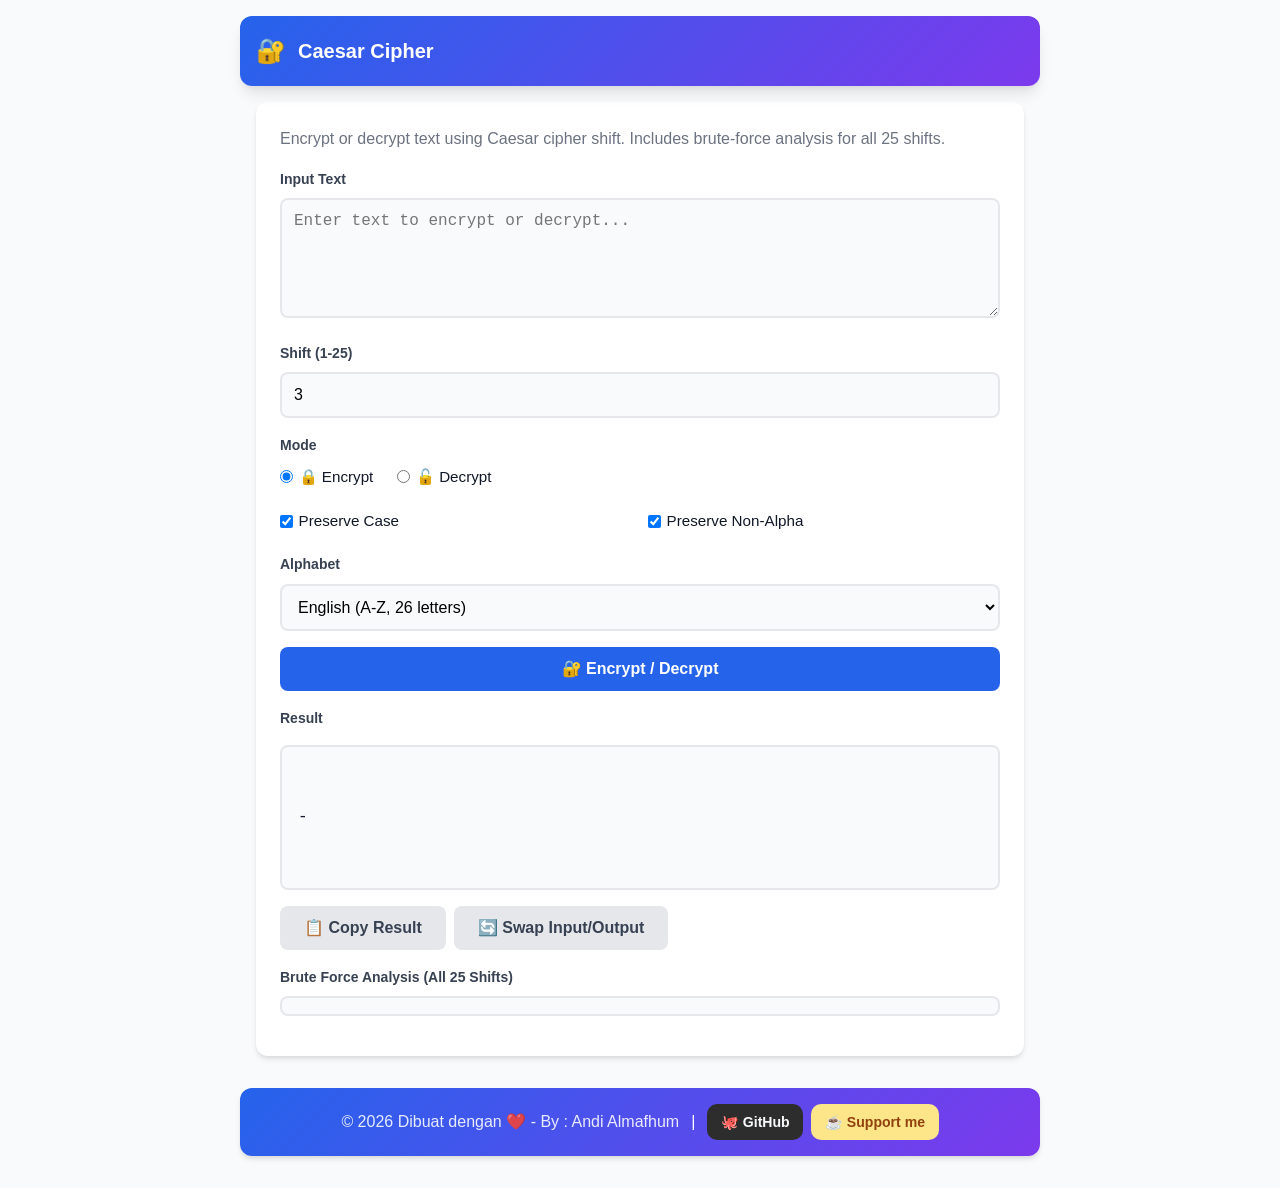
<file: generator/caesar cipher/index.html>
<!DOCTYPE html>
<html lang="en">
<head>
    <meta charset="UTF-8">
    <meta name="viewport" content="width=device-width, initial-scale=1.0, maximum-scale=5.0">
    <meta name="description" content="Caesar Cipher - Encrypt and decrypt text using Caesar cipher with brute-force analysis">
    <meta name="theme-color" content="#2563eb">
    <title>🔐 Caesar Cipher - Mini Tools</title>
    <link rel="stylesheet" href="style.css">
</head>
<body>
    <header class="tool-header">
        <span class="tool-header-icon">🔐</span>
        <h1>Caesar Cipher</h1>
    </header>

    <main class="tool-container">
        <div class="tool-card">
            <p class="text-muted mb-2">Encrypt or decrypt text using Caesar cipher shift. Includes brute-force analysis for all 25 shifts.</p>

            <div id="tool-content">
                <!-- ====== TOOL CONTENT START ====== -->

                <!-- Input Text -->
                <div class="form-group">
                    <label class="form-label" for="input-text">Input Text</label>
                    <textarea id="input-text" class="form-textarea" rows="4" placeholder="Enter text to encrypt or decrypt..."></textarea>
                </div>

                <!-- Shift Value -->
                <div class="form-group">
                    <label class="form-label" for="shift-value">Shift (1-25)</label>
                    <input type="number" id="shift-value" class="form-input" min="1" max="25" value="3">
                </div>

                <!-- Mode -->
                <div class="form-group">
                    <label class="form-label">Mode</label>
                    <div class="radio-group">
                        <label class="radio-inline">
                            <input type="radio" name="mode" value="encrypt" checked> 🔒 Encrypt
                        </label>
                        <label class="radio-inline">
                            <input type="radio" name="mode" value="decrypt"> 🔓 Decrypt
                        </label>
                    </div>
                </div>

                <!-- Options -->
                <div class="form-row">
                    <div class="form-group">
                        <label class="checkbox-inline checkbox-inline-large">
                            <input type="checkbox" id="preserve-case" checked> Preserve Case
                        </label>
                    </div>
                    <div class="form-group">
                        <label class="checkbox-inline checkbox-inline-large">
                            <input type="checkbox" id="preserve-non-alpha" checked> Preserve Non-Alpha
                        </label>
                    </div>
                </div>

                <!-- Alphabet -->
                <div class="form-group">
                    <label class="form-label" for="alphabet">Alphabet</label>
                    <select id="alphabet" class="form-select">
                        <option value="english">English (A-Z, 26 letters)</option>
                        <option value="extended">Extended ASCII (256 characters)</option>
                    </select>
                </div>

                <!-- Generate Button -->
                <div class="btn-group">
                    <button id="process-btn" class="btn btn-primary btn-block">🔐 Encrypt / Decrypt</button>
                </div>

                <!-- Result -->
                <div class="form-group mt-2">
                    <label class="form-label">Result</label>
                    <div class="result-box" id="result-box">
                        <pre id="output-text">-</pre>
                    </div>
                    <div class="btn-group">
                        <button id="copy-btn" class="btn btn-secondary">📋 Copy Result</button>
                        <button id="swap-btn" class="btn btn-secondary">🔄 Swap Input/Output</button>
                    </div>
                </div>

                <!-- Brute Force Table -->
                <div class="form-group mt-2">
                    <label class="form-label">Brute Force Analysis (All 25 Shifts)</label>
                    <div class="brute-force-container" id="brute-force-table"></div>
                </div>

                <!-- ====== TOOL CONTENT END ====== -->
            </div>
        </div>
    </main>

    <footer class="site-footer">
        <p>© 2026 Dibuat dengan ❤️ - By : Andi Almafhum</p> |
        <div class="footer-actions">
            <a class="footer-btn footer-github" href="https://github.com/mafhum99" target="_blank" rel="noopener noreferrer">
                🐙 GitHub
            </a>
            <a class="footer-btn footer-saweria" href="https://saweria.co/mafhum" target="_blank" rel="noopener noreferrer">
                ☕ Support me
            </a>
        </div>
    </footer>

    <script src="script.js" defer></script>
</body>
</html>
</file>
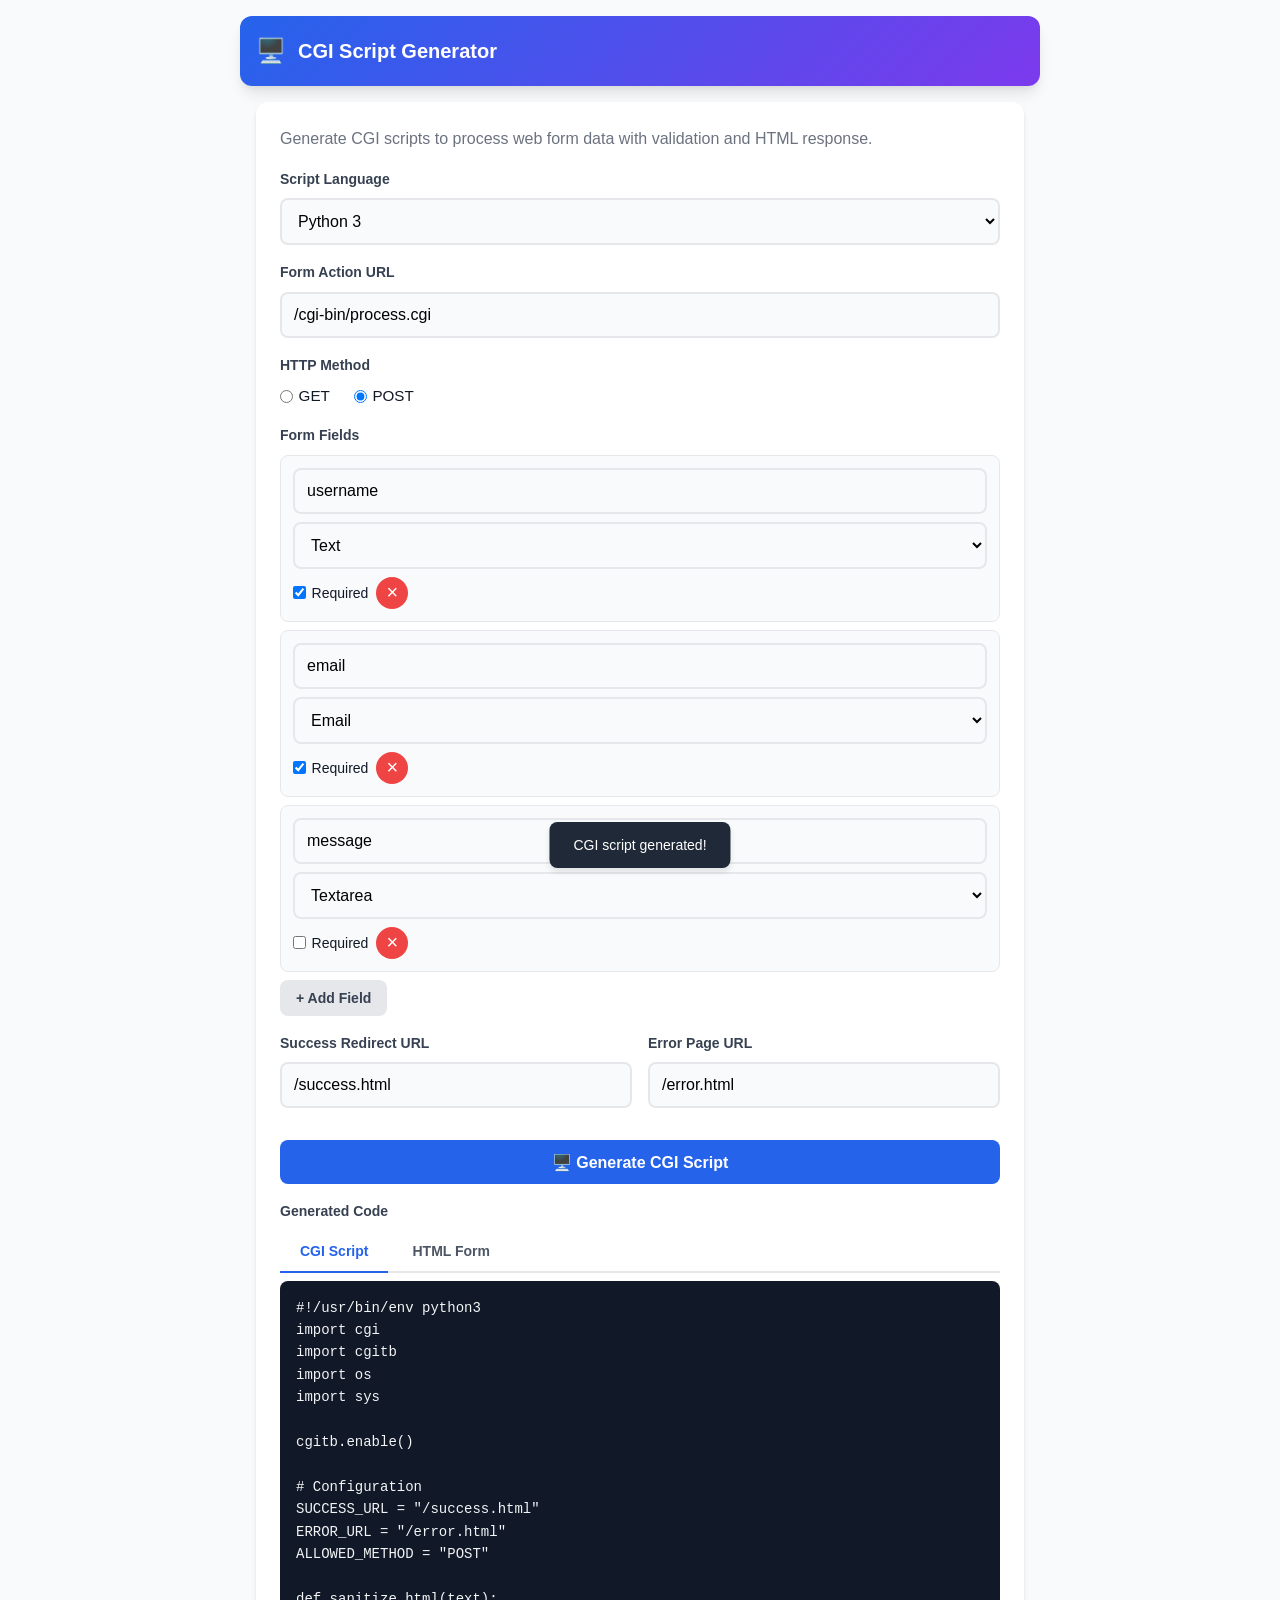
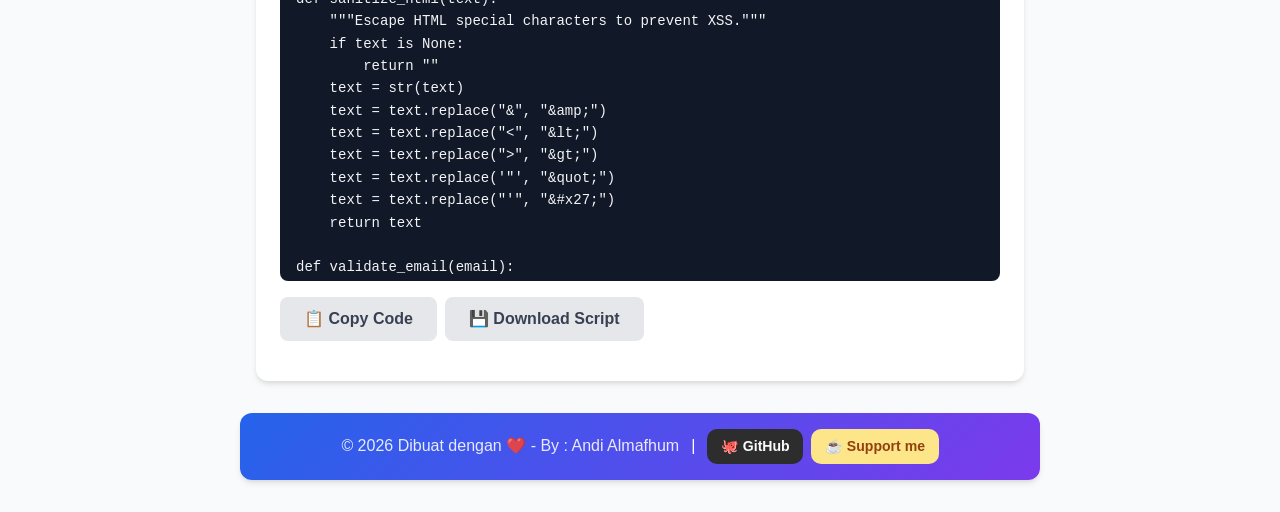
<file: generator/cgi script generator/index.html>
<!DOCTYPE html>
<html lang="en">
<head>
    <meta charset="UTF-8">
    <meta name="viewport" content="width=device-width, initial-scale=1.0, maximum-scale=5.0">
    <meta name="description" content="CGI Script Generator - Generate CGI scripts for web form processing">
    <meta name="theme-color" content="#2563eb">
    <title>🖥️ CGI Script Generator - Mini Tools</title>
    <link rel="stylesheet" href="style.css">
</head>
<body>
    <header class="tool-header">
        <span class="tool-header-icon">🖥️</span>
        <h1>CGI Script Generator</h1>
    </header>

    <main class="tool-container">
        <div class="tool-card">
            <p class="text-muted mb-2">Generate CGI scripts to process web form data with validation and HTML response.</p>

            <div id="tool-content">
                <!-- ====== TOOL CONTENT START ====== -->

                <!-- Script Language -->
                <div class="form-group">
                    <label class="form-label" for="script-lang">Script Language</label>
                    <select id="script-lang" class="form-select">
                        <option value="python">Python 3</option>
                        <option value="perl">Perl</option>
                        <option value="bash">Bash</option>
                        <option value="php">PHP</option>
                    </select>
                </div>

                <!-- Form Action URL -->
                <div class="form-group">
                    <label class="form-label" for="form-action">Form Action URL</label>
                    <input type="text" id="form-action" class="form-input" placeholder="/cgi-bin/process.cgi" value="/cgi-bin/process.cgi">
                </div>

                <!-- Method -->
                <div class="form-group">
                    <label class="form-label">HTTP Method</label>
                    <div class="radio-group">
                        <label class="radio-inline">
                            <input type="radio" name="method" value="GET"> GET
                        </label>
                        <label class="radio-inline">
                            <input type="radio" name="method" value="POST" checked> POST
                        </label>
                    </div>
                </div>

                <!-- Form Fields -->
                <div class="form-group">
                    <label class="form-label">Form Fields</label>
                    <div id="fields-container">
                        <div class="field-row" data-index="0">
                            <input type="text" class="form-input field-name" placeholder="Field name" value="username">
                            <select class="form-select field-type">
                                <option value="text">Text</option>
                                <option value="email">Email</option>
                                <option value="number">Number</option>
                                <option value="textarea">Textarea</option>
                                <option value="select">Select</option>
                                <option value="checkbox">Checkbox</option>
                            </select>
                            <label class="checkbox-inline">
                                <input type="checkbox" class="field-required" checked> Required
                            </label>
                            <button class="btn-remove-field" title="Remove">&times;</button>
                        </div>
                        <div class="field-row" data-index="1">
                            <input type="text" class="form-input field-name" placeholder="Field name" value="email">
                            <select class="form-select field-type">
                                <option value="text">Text</option>
                                <option value="email" selected>Email</option>
                                <option value="number">Number</option>
                                <option value="textarea">Textarea</option>
                                <option value="select">Select</option>
                                <option value="checkbox">Checkbox</option>
                            </select>
                            <label class="checkbox-inline">
                                <input type="checkbox" class="field-required" checked> Required
                            </label>
                            <button class="btn-remove-field" title="Remove">&times;</button>
                        </div>
                        <div class="field-row" data-index="2">
                            <input type="text" class="form-input field-name" placeholder="Field name" value="message">
                            <select class="form-select field-type">
                                <option value="text">Text</option>
                                <option value="email">Email</option>
                                <option value="number">Number</option>
                                <option value="textarea" selected>Textarea</option>
                                <option value="select">Select</option>
                                <option value="checkbox">Checkbox</option>
                            </select>
                            <label class="checkbox-inline">
                                <input type="checkbox" class="field-required"> Required
                            </label>
                            <button class="btn-remove-field" title="Remove">&times;</button>
                        </div>
                    </div>
                    <button id="add-field-btn" class="btn btn-secondary btn-sm mt-1">+ Add Field</button>
                </div>

                <!-- Redirect URLs -->
                <div class="form-row">
                    <div class="form-group">
                        <label class="form-label" for="success-url">Success Redirect URL</label>
                        <input type="text" id="success-url" class="form-input" placeholder="/success.html" value="/success.html">
                    </div>
                    <div class="form-group">
                        <label class="form-label" for="error-url">Error Page URL</label>
                        <input type="text" id="error-url" class="form-input" placeholder="/error.html" value="/error.html">
                    </div>
                </div>

                <!-- Generate Button -->
                <div class="btn-group">
                    <button id="generate-btn" class="btn btn-primary btn-block">🖥️ Generate CGI Script</button>
                </div>

                <!-- Output Tabs -->
                <div class="form-group mt-2">
                    <label class="form-label">Generated Code</label>
                    <div class="output-tabs">
                        <button class="tab-btn active" data-tab="cgi">CGI Script</button>
                        <button class="tab-btn" data-tab="form">HTML Form</button>
                    </div>
                    <div class="output-content">
                        <pre id="output-cgi" class="code-block tab-content active"></pre>
                        <pre id="output-form" class="code-block tab-content"></pre>
                    </div>
                    <div class="btn-group">
                        <button id="copy-code-btn" class="btn btn-secondary">📋 Copy Code</button>
                        <button id="download-btn" class="btn btn-secondary">💾 Download Script</button>
                    </div>
                </div>

                <!-- ====== TOOL CONTENT END ====== -->
            </div>
        </div>
    </main>

    <footer class="site-footer">
        <p>© 2026 Dibuat dengan ❤️ - By : Andi Almafhum</p> |
        <div class="footer-actions">
            <a class="footer-btn footer-github" href="https://github.com/mafhum99" target="_blank" rel="noopener noreferrer">
                🐙 GitHub
            </a>
            <a class="footer-btn footer-saweria" href="https://saweria.co/mafhum" target="_blank" rel="noopener noreferrer">
                ☕ Support me
            </a>
        </div>
    </footer>

    <script src="script.js" defer></script>
</body>
</html>
</file>
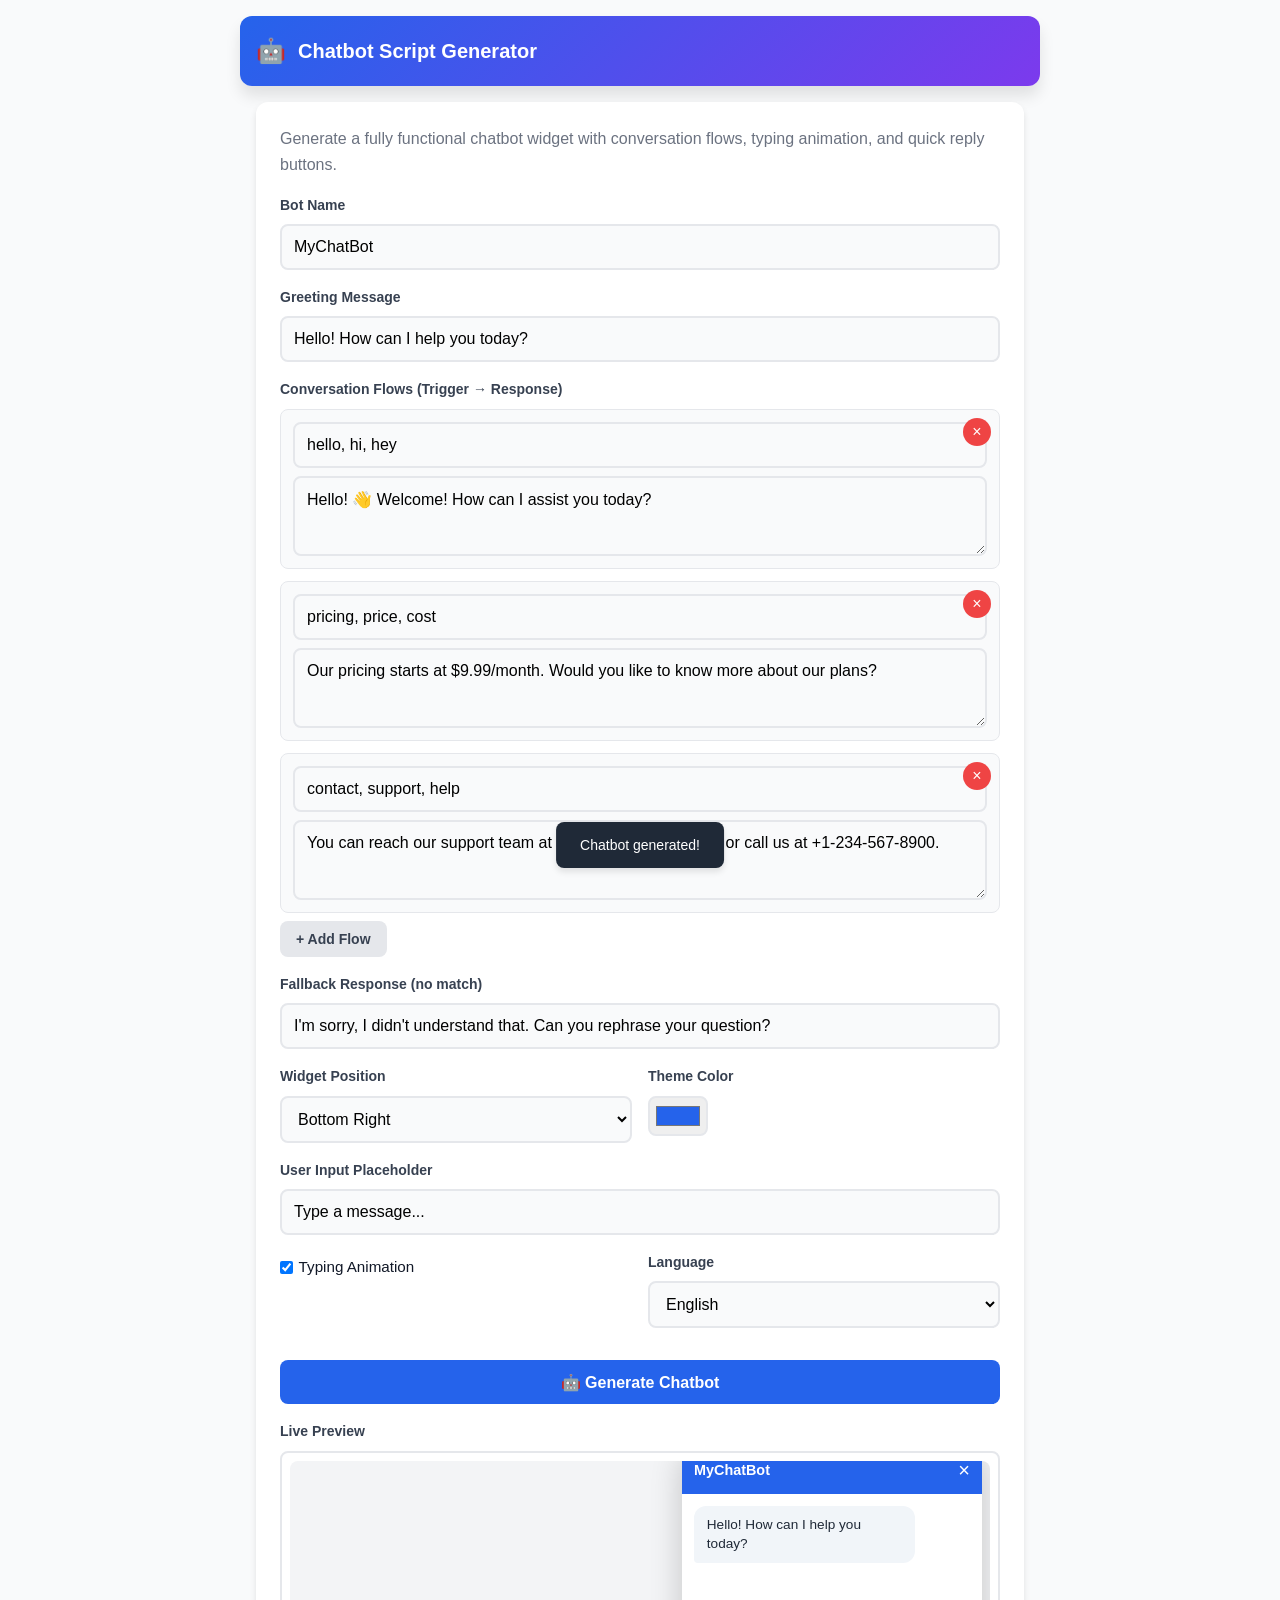
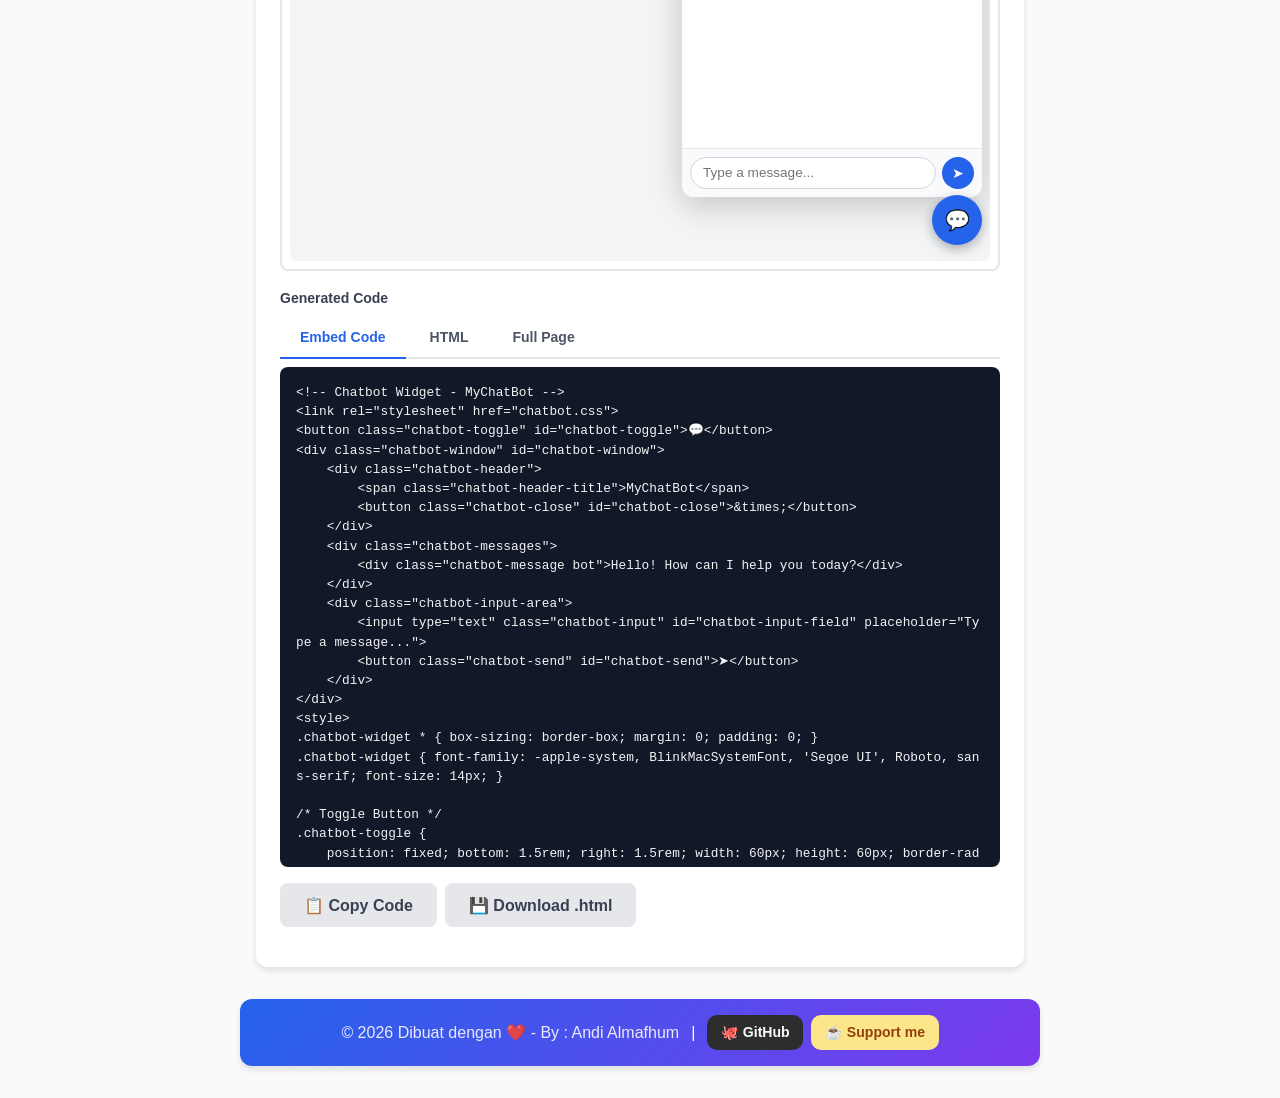
<file: generator/chatbot script generator/index.html>
<!DOCTYPE html>
<html lang="en">
<head>
    <meta charset="UTF-8">
    <meta name="viewport" content="width=device-width, initial-scale=1.0, maximum-scale=5.0">
    <meta name="description" content="Chatbot Script Generator - Generate embeddable chatbot widget for websites">
    <meta name="theme-color" content="#2563eb">
    <title>🤖 Chatbot Script Generator - Mini Tools</title>
    <link rel="stylesheet" href="style.css">
</head>
<body>
    <header class="tool-header">
        <span class="tool-header-icon">🤖</span>
        <h1>Chatbot Script Generator</h1>
    </header>

    <main class="tool-container">
        <div class="tool-card">
            <p class="text-muted mb-2">Generate a fully functional chatbot widget with conversation flows, typing animation, and quick reply buttons.</p>

            <div id="tool-content">
                <!-- ====== TOOL CONTENT START ====== -->

                <!-- Bot Name -->
                <div class="form-group">
                    <label class="form-label" for="bot-name">Bot Name</label>
                    <input type="text" id="bot-name" class="form-input" placeholder="MyChatBot" value="MyChatBot">
                </div>

                <!-- Greeting Message -->
                <div class="form-group">
                    <label class="form-label" for="greeting">Greeting Message</label>
                    <input type="text" id="greeting" class="form-input" placeholder="Hello! How can I help you?" value="Hello! How can I help you today?">
                </div>

                <!-- Conversation Flow Builder -->
                <div class="form-group">
                    <label class="form-label">Conversation Flows (Trigger → Response)</label>
                    <div id="flows-container">
                        <div class="flow-row" data-index="0">
                            <input type="text" class="form-input flow-trigger" placeholder="Trigger keywords (comma separated)" value="hello, hi, hey">
                            <textarea class="form-textarea flow-response" rows="2" placeholder="Bot response message">Hello! 👋 Welcome! How can I assist you today?</textarea>
                            <button class="btn-remove-flow" title="Remove">&times;</button>
                        </div>
                        <div class="flow-row" data-index="1">
                            <input type="text" class="form-input flow-trigger" placeholder="Trigger keywords (comma separated)" value="pricing, price, cost">
                            <textarea class="form-textarea flow-response" rows="2" placeholder="Bot response message">Our pricing starts at $9.99/month. Would you like to know more about our plans?</textarea>
                            <button class="btn-remove-flow" title="Remove">&times;</button>
                        </div>
                        <div class="flow-row" data-index="2">
                            <input type="text" class="form-input flow-trigger" placeholder="Trigger keywords (comma separated)" value="contact, support, help">
                            <textarea class="form-textarea flow-response" rows="2" placeholder="Bot response message">You can reach our support team at support@example.com or call us at +1-234-567-8900.</textarea>
                            <button class="btn-remove-flow" title="Remove">&times;</button>
                        </div>
                    </div>
                    <button id="add-flow-btn" class="btn btn-secondary btn-sm mt-1">+ Add Flow</button>
                </div>

                <!-- Fallback Response -->
                <div class="form-group">
                    <label class="form-label" for="fallback">Fallback Response (no match)</label>
                    <input type="text" id="fallback" class="form-input" placeholder="Sorry, I didn't understand that..." value="I'm sorry, I didn't understand that. Can you rephrase your question?">
                </div>

                <!-- Widget Options -->
                <div class="form-row">
                    <div class="form-group">
                        <label class="form-label" for="widget-position">Widget Position</label>
                        <select id="widget-position" class="form-select">
                            <option value="bottom-right">Bottom Right</option>
                            <option value="bottom-left">Bottom Left</option>
                        </select>
                    </div>
                    <div class="form-group">
                        <label class="form-label" for="widget-theme">Theme Color</label>
                        <input type="color" id="widget-theme" class="form-input-color" value="#2563eb">
                    </div>
                </div>

                <div class="form-group">
                    <label class="form-label" for="input-placeholder">User Input Placeholder</label>
                    <input type="text" id="input-placeholder" class="form-input" placeholder="Type a message..." value="Type a message...">
                </div>

                <div class="form-row">
                    <div class="form-group">
                        <label class="checkbox-inline checkbox-inline-large">
                            <input type="checkbox" id="typing-animation" checked> Typing Animation
                        </label>
                    </div>
                    <div class="form-group">
                        <label class="form-label" for="bot-language">Language</label>
                        <select id="bot-language" class="form-select">
                            <option value="en">English</option>
                            <option value="id">Bahasa Indonesia</option>
                        </select>
                    </div>
                </div>

                <!-- Generate Button -->
                <div class="btn-group">
                    <button id="generate-btn" class="btn btn-primary btn-block">🤖 Generate Chatbot</button>
                </div>

                <!-- Preview -->
                <div class="form-group mt-2">
                    <label class="form-label">Live Preview</label>
                    <div id="preview-container" class="preview-box"></div>
                </div>

                <!-- Output Tabs -->
                <div class="form-group mt-2">
                    <label class="form-label">Generated Code</label>
                    <div class="output-tabs">
                        <button class="tab-btn active" data-tab="embed">Embed Code</button>
                        <button class="tab-btn" data-tab="html">HTML</button>
                        <button class="tab-btn" data-tab="full">Full Page</button>
                    </div>
                    <div class="output-content">
                        <pre id="output-embed" class="code-block tab-content active"></pre>
                        <pre id="output-html" class="code-block tab-content"></pre>
                        <pre id="output-full" class="code-block tab-content"></pre>
                    </div>
                    <div class="btn-group">
                        <button id="copy-code-btn" class="btn btn-secondary">📋 Copy Code</button>
                        <button id="download-btn" class="btn btn-secondary">💾 Download .html</button>
                    </div>
                </div>

                <!-- ====== TOOL CONTENT END ====== -->
            </div>
        </div>
    </main>

    <footer class="site-footer">
        <p>© 2026 Dibuat dengan ❤️ - By : Andi Almafhum</p> |
        <div class="footer-actions">
            <a class="footer-btn footer-github" href="https://github.com/mafhum99" target="_blank" rel="noopener noreferrer">
                🐙 GitHub
            </a>
            <a class="footer-btn footer-saweria" href="https://saweria.co/mafhum" target="_blank" rel="noopener noreferrer">
                ☕ Support me
            </a>
        </div>
    </footer>

    <script src="script.js" defer></script>
</body>
</html>
</file>
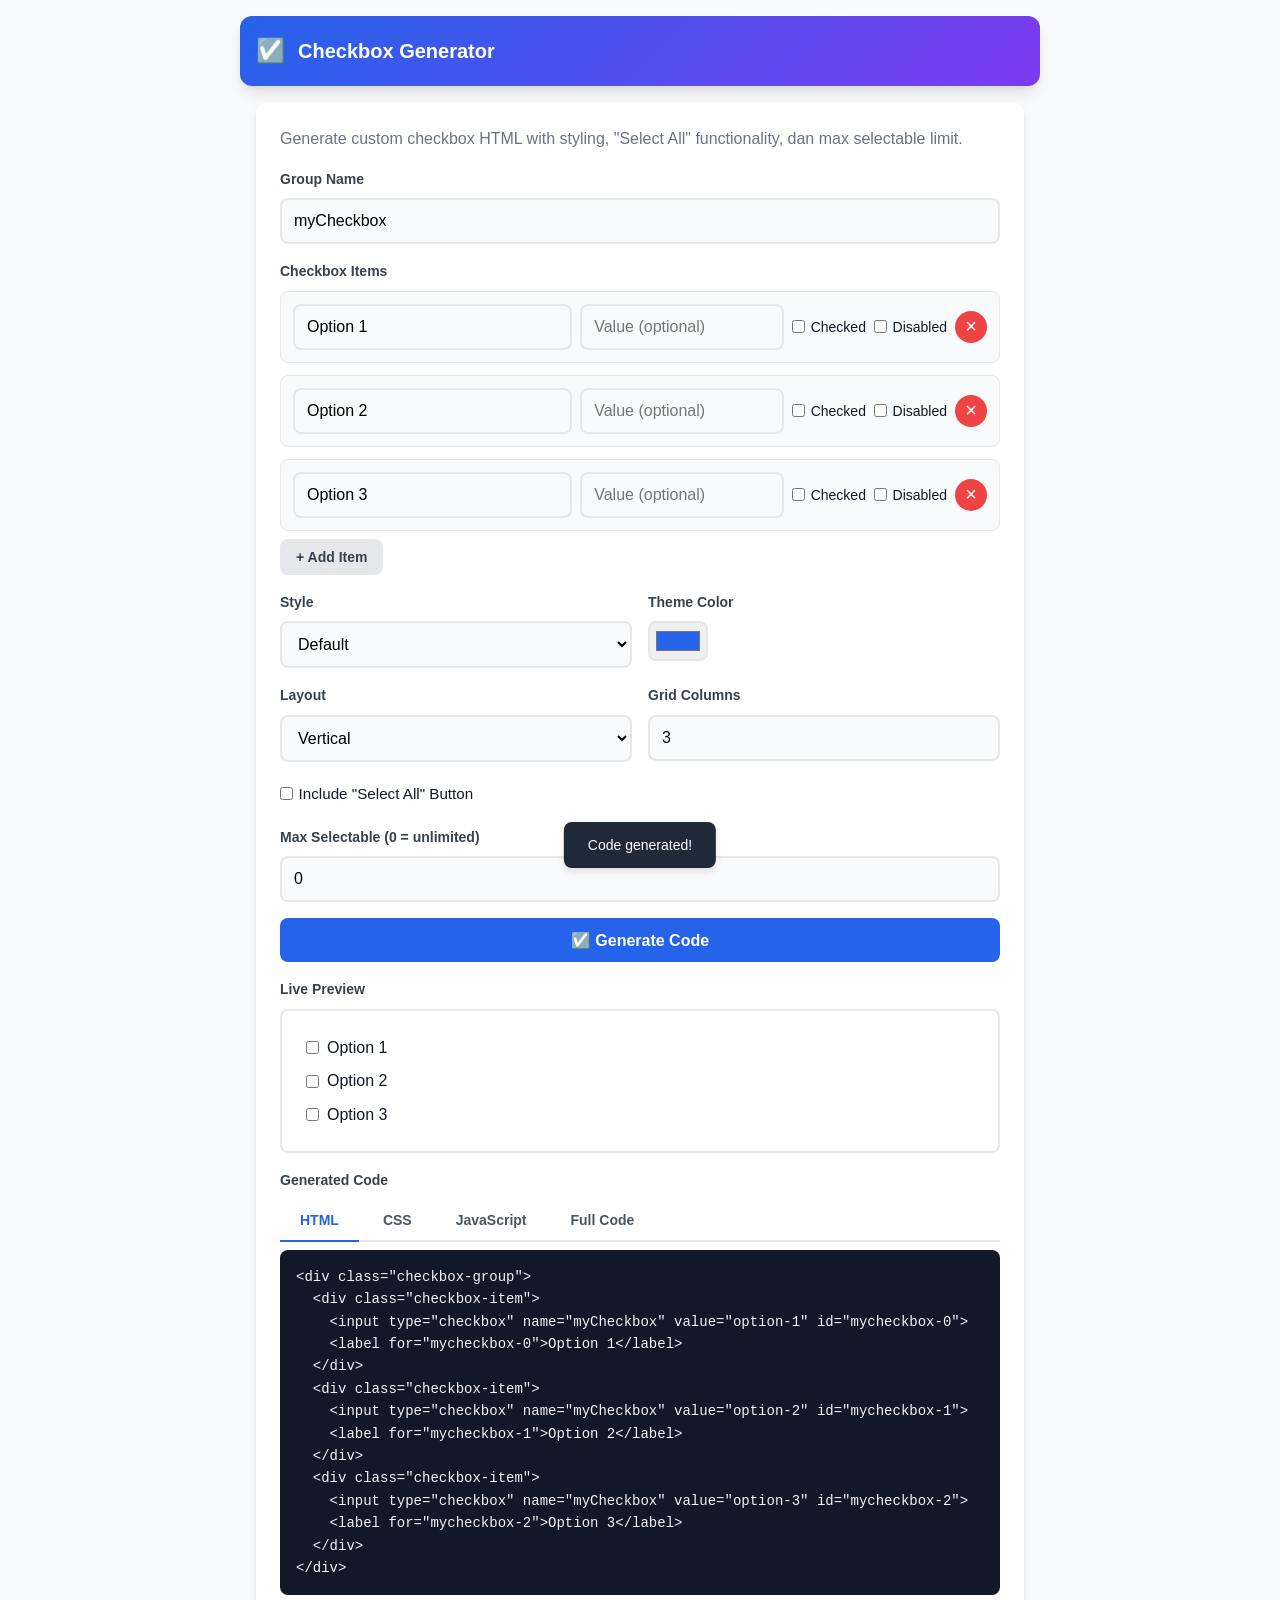
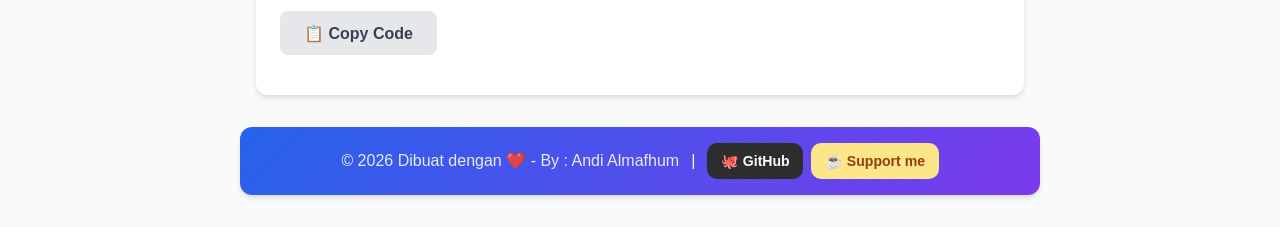
<file: generator/checkbox generator/index.html>
<!DOCTYPE html>
<html lang="id">
<head>
    <meta charset="UTF-8">
    <meta name="viewport" content="width=device-width, initial-scale=1.0, maximum-scale=5.0">
    <meta name="description" content="Checkbox Generator - Generate custom checkbox HTML with styling and JavaScript logic">
    <meta name="theme-color" content="#2563eb">
    <title>☑️ Checkbox Generator - Mini Tools</title>
    <link rel="stylesheet" href="style.css">
</head>
<body>
    <header class="tool-header">
        <span class="tool-header-icon">☑️</span>
        <h1>Checkbox Generator</h1>
    </header>

    <main class="tool-container">
        <div class="tool-card">
            <p class="text-muted mb-2">Generate custom checkbox HTML with styling, "Select All" functionality, dan max selectable limit.</p>

            <div id="tool-content">
                <!-- ====== TOOL CONTENT START ====== -->
                
                <!-- Group Name -->
                <div class="form-group">
                    <label class="form-label" for="group-name">Group Name</label>
                    <input type="text" id="group-name" class="form-input" placeholder="e.g., preferences, options" value="myCheckbox">
                </div>

                <!-- Checkbox Items -->
                <div class="form-group">
                    <label class="form-label">Checkbox Items</label>
                    <div id="items-container">
                        <div class="item-row" data-index="0">
                            <input type="text" class="form-input item-label" placeholder="Label text" value="Option 1">
                            <input type="text" class="form-input item-value" placeholder="Value (optional)">
                            <label class="checkbox-inline">
                                <input type="checkbox" class="item-checked"> Checked
                            </label>
                            <label class="checkbox-inline">
                                <input type="checkbox" class="item-disabled"> Disabled
                            </label>
                            <button class="btn-remove-item" title="Remove item">&times;</button>
                        </div>
                        <div class="item-row" data-index="1">
                            <input type="text" class="form-input item-label" placeholder="Label text" value="Option 2">
                            <input type="text" class="form-input item-value" placeholder="Value (optional)">
                            <label class="checkbox-inline">
                                <input type="checkbox" class="item-checked"> Checked
                            </label>
                            <label class="checkbox-inline">
                                <input type="checkbox" class="item-disabled"> Disabled
                            </label>
                            <button class="btn-remove-item" title="Remove item">&times;</button>
                        </div>
                        <div class="item-row" data-index="2">
                            <input type="text" class="form-input item-label" placeholder="Label text" value="Option 3">
                            <input type="text" class="form-input item-value" placeholder="Value (optional)">
                            <label class="checkbox-inline">
                                <input type="checkbox" class="item-checked"> Checked
                            </label>
                            <label class="checkbox-inline">
                                <input type="checkbox" class="item-disabled"> Disabled
                            </label>
                            <button class="btn-remove-item" title="Remove item">&times;</button>
                        </div>
                    </div>
                    <button id="add-item-btn" class="btn btn-secondary btn-sm mt-1">+ Add Item</button>
                </div>

                <!-- Style Options -->
                <div class="form-row">
                    <div class="form-group">
                        <label class="form-label" for="checkbox-style">Style</label>
                        <select id="checkbox-style" class="form-select">
                            <option value="default">Default</option>
                            <option value="toggle">Toggle Switch</option>
                            <option value="card">Card Select</option>
                            <option value="custom-icon">Custom Icon</option>
                        </select>
                    </div>

                    <div class="form-group">
                        <label class="form-label" for="checkbox-theme">Theme Color</label>
                        <input type="color" id="checkbox-theme" class="form-input-color" value="#2563eb">
                    </div>
                </div>

                <!-- Layout Options -->
                <div class="form-row">
                    <div class="form-group">
                        <label class="form-label" for="checkbox-layout">Layout</label>
                        <select id="checkbox-layout" class="form-select">
                            <option value="vertical">Vertical</option>
                            <option value="horizontal">Horizontal</option>
                            <option value="grid">Grid</option>
                        </select>
                    </div>

                    <div class="form-group" id="grid-columns-group">
                        <label class="form-label" for="grid-columns">Grid Columns</label>
                        <input type="number" id="grid-columns" class="form-input" min="2" max="6" value="3">
                    </div>
                </div>

                <!-- Additional Options -->
                <div class="form-row">
                    <div class="form-group">
                        <label class="checkbox-inline checkbox-inline-large">
                            <input type="checkbox" id="select-all-option"> Include "Select All" Button
                        </label>
                    </div>
                </div>

                <div class="form-group">
                    <label class="form-label" for="max-selectable">Max Selectable (0 = unlimited)</label>
                    <input type="number" id="max-selectable" class="form-input" min="0" value="0">
                </div>

                <!-- Custom Icon Input (shown when style = custom-icon) -->
                <div class="form-group hidden" id="custom-icon-group">
                    <label class="form-label" for="custom-icon">Custom Icon (emoji or character)</label>
                    <input type="text" id="custom-icon" class="form-input" placeholder="e.g., ✓, ✅, ⭐" value="✓">
                </div>

                <!-- Generate Button -->
                <div class="btn-group">
                    <button id="generate-btn" class="btn btn-primary btn-block">☑️ Generate Code</button>
                </div>

                <!-- Preview Section -->
                <div class="form-group mt-2">
                    <label class="form-label">Live Preview</label>
                    <div id="preview-container" class="preview-box"></div>
                </div>

                <!-- Output Tabs -->
                <div class="form-group mt-2">
                    <label class="form-label">Generated Code</label>
                    <div class="output-tabs">
                        <button class="tab-btn active" data-tab="html">HTML</button>
                        <button class="tab-btn" data-tab="css">CSS</button>
                        <button class="tab-btn" data-tab="js">JavaScript</button>
                        <button class="tab-btn" data-tab="full">Full Code</button>
                    </div>
                    <div class="output-content">
                        <pre id="output-html" class="code-block tab-content active"></pre>
                        <pre id="output-css" class="code-block tab-content"></pre>
                        <pre id="output-js" class="code-block tab-content"></pre>
                        <pre id="output-full" class="code-block tab-content"></pre>
                    </div>
                    <div class="btn-group">
                        <button id="copy-code-btn" class="btn btn-secondary">📋 Copy Code</button>
                    </div>
                </div>

                <!-- ====== TOOL CONTENT END ====== -->
            </div>
        </div>
    </main>

    <footer class="site-footer">
        <p>© 2026 Dibuat dengan ❤️ - By : Andi Almafhum</p> |
        <div class="footer-actions">
            <a class="footer-btn footer-github" href="https://github.com/mafhum99" target="_blank" rel="noopener noreferrer">
                🐙 GitHub
            </a>
            <a class="footer-btn footer-saweria" href="https://saweria.co/mafhum" target="_blank" rel="noopener noreferrer">
                ☕ Support me
            </a>
        </div>
    </footer>

    <script src="script.js" defer></script>
</body>
</html>
</file>
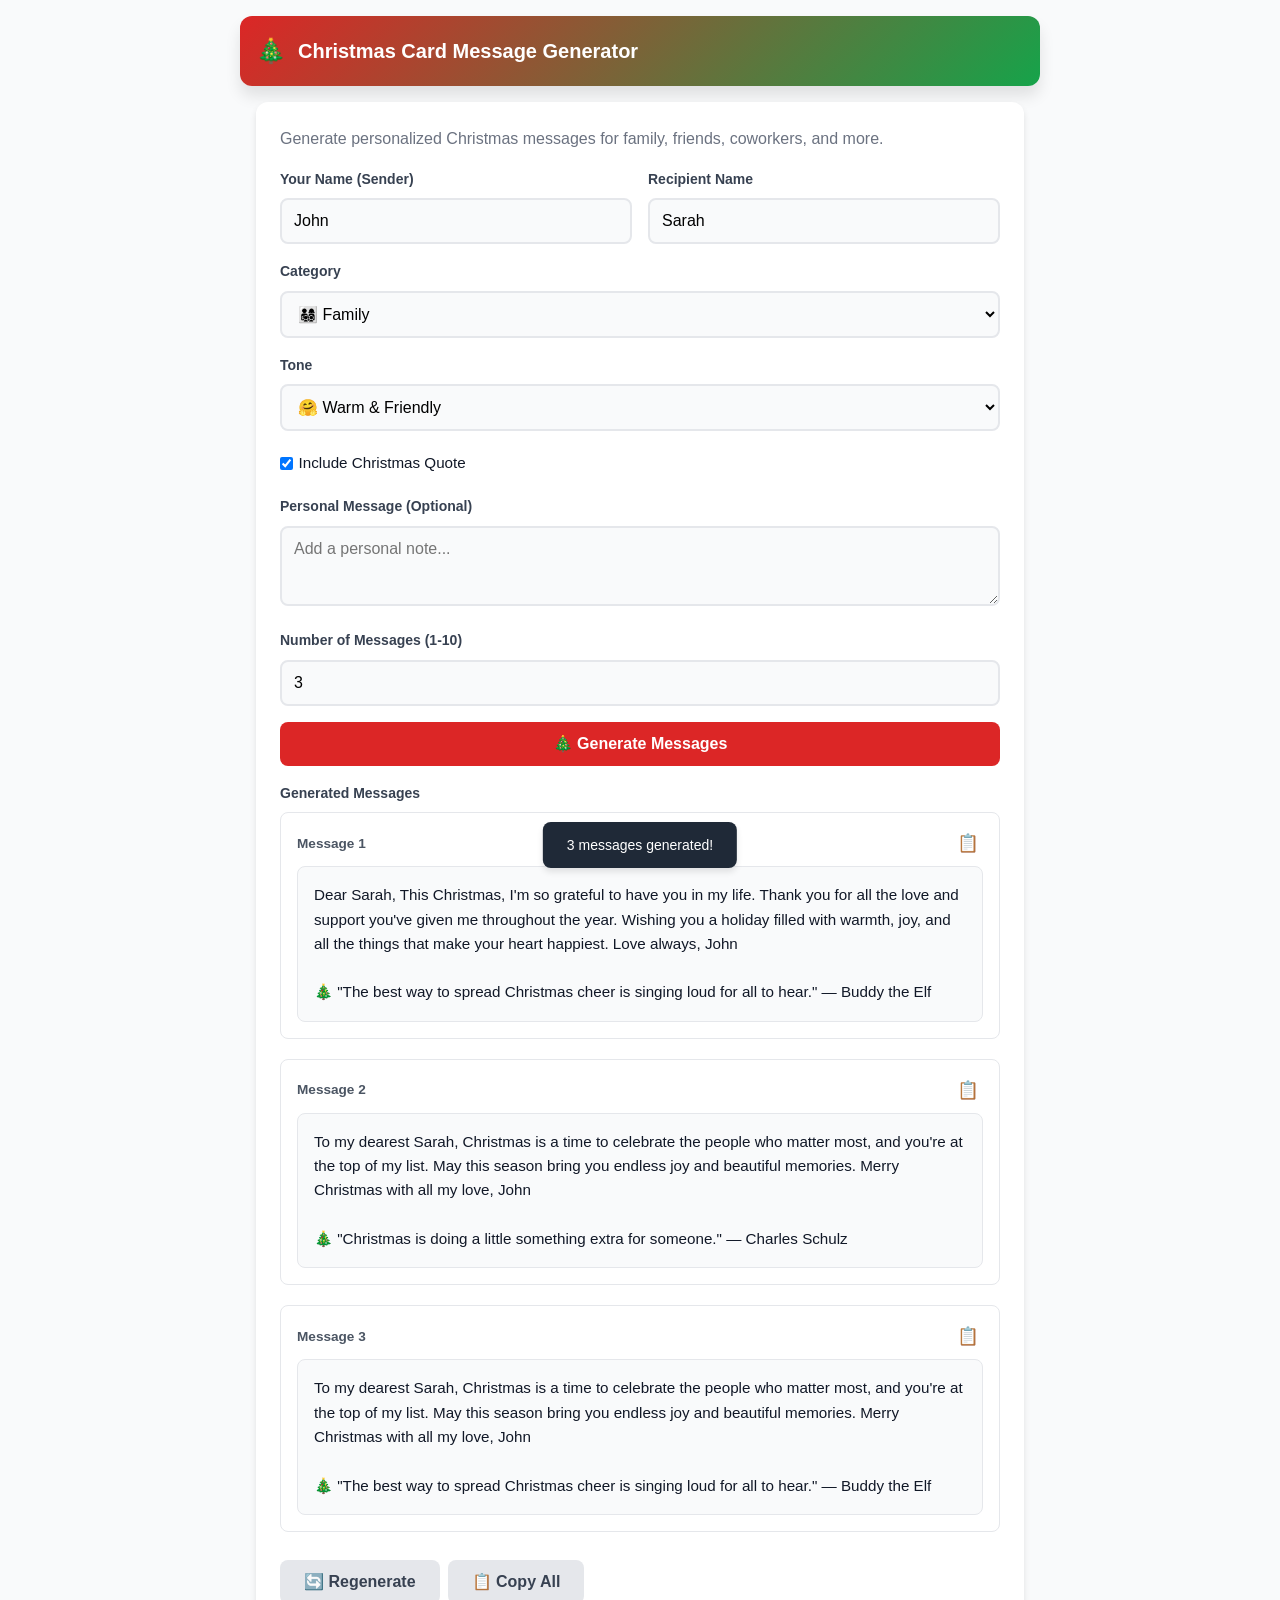
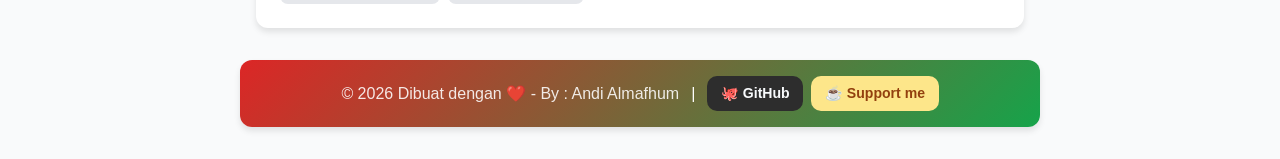
<file: generator/christmas card message generator/index.html>
<!DOCTYPE html>
<html lang="en">
<head>
    <meta charset="UTF-8">
    <meta name="viewport" content="width=device-width, initial-scale=1.0, maximum-scale=5.0">
    <meta name="description" content="Christmas Card Message Generator - Generate personalized Christmas messages">
    <meta name="theme-color" content="#dc2626">
    <title>🎄 Christmas Card Message Generator - Mini Tools</title>
    <link rel="stylesheet" href="style.css">
</head>
<body>
    <header class="tool-header">
        <span class="tool-header-icon">🎄</span>
        <h1>Christmas Card Message Generator</h1>
    </header>

    <main class="tool-container">
        <div class="tool-card">
            <p class="text-muted mb-2">Generate personalized Christmas messages for family, friends, coworkers, and more.</p>

            <div id="tool-content">
                <!-- ====== TOOL CONTENT START ====== -->

                <!-- Sender & Recipient -->
                <div class="form-row">
                    <div class="form-group">
                        <label class="form-label" for="sender-name">Your Name (Sender)</label>
                        <input type="text" id="sender-name" class="form-input" placeholder="Your name" value="John">
                    </div>
                    <div class="form-group">
                        <label class="form-label" for="recipient-name">Recipient Name</label>
                        <input type="text" id="recipient-name" class="form-input" placeholder="Recipient name" value="Sarah">
                    </div>
                </div>

                <!-- Category -->
                <div class="form-group">
                    <label class="form-label" for="category">Category</label>
                    <select id="category" class="form-select">
                        <option value="family">👨‍👩‍👧‍👦 Family</option>
                        <option value="friends">👫 Friends</option>
                        <option value="coworkers">💼 Coworkers</option>
                        <option value="clients">🤝 Clients / Customers</option>
                        <option value="teachers">📚 Teachers</option>
                        <option value="romantic">❤️ Romantic</option>
                    </select>
                </div>

                <!-- Tone -->
                <div class="form-group">
                    <label class="form-label" for="tone">Tone</label>
                    <select id="tone" class="form-select">
                        <option value="warm">🤗 Warm & Friendly</option>
                        <option value="funny">😄 Funny</option>
                        <option value="religious">🙏 Religious</option>
                        <option value="professional">👔 Professional</option>
                        <option value="heartfelt">💝 Heartfelt</option>
                    </select>
                </div>

                <!-- Options -->
                <div class="form-group">
                    <label class="checkbox-inline checkbox-inline-large">
                        <input type="checkbox" id="include-quote" checked> Include Christmas Quote
                    </label>
                </div>

                <!-- Personal Message -->
                <div class="form-group">
                    <label class="form-label" for="personal-message">Personal Message (Optional)</label>
                    <textarea id="personal-message" class="form-textarea" rows="2" placeholder="Add a personal note..."></textarea>
                </div>

                <!-- Number of Messages -->
                <div class="form-group">
                    <label class="form-label" for="message-count">Number of Messages (1-10)</label>
                    <input type="number" id="message-count" class="form-input" min="1" max="10" value="3">
                </div>

                <!-- Generate Button -->
                <div class="btn-group">
                    <button id="generate-btn" class="btn btn-primary btn-block">🎄 Generate Messages</button>
                </div>

                <!-- Generated Messages -->
                <div class="form-group mt-2">
                    <label class="form-label">Generated Messages</label>
                    <div id="messages-container"></div>
                </div>

                <div class="btn-group">
                    <button id="regenerate-btn" class="btn btn-secondary">🔄 Regenerate</button>
                    <button id="copy-all-btn" class="btn btn-secondary">📋 Copy All</button>
                </div>

                <!-- ====== TOOL CONTENT END ====== -->
            </div>
        </div>
    </main>

    <footer class="site-footer">
        <p>© 2026 Dibuat dengan ❤️ - By : Andi Almafhum</p> |
        <div class="footer-actions">
            <a class="footer-btn footer-github" href="https://github.com/mafhum99" target="_blank" rel="noopener noreferrer">
                🐙 GitHub
            </a>
            <a class="footer-btn footer-saweria" href="https://saweria.co/mafhum" target="_blank" rel="noopener noreferrer">
                ☕ Support me
            </a>
        </div>
    </footer>

    <script src="script.js" defer></script>
</body>
</html>
</file>
<file: generator/caesar cipher/style.css>
/* ---- CSS Variables & Reset ---- */
:root {
    --primary: #2563eb;
    --primary-dark: #1d4ed8;
    --primary-light: #dbeafe;
    --secondary: #7c3aed;
    --success: #10b981;
    --warning: #f59e0b;
    --danger: #ef4444;
    --dark: #1f2937;
    --gray-900: #111827;
    --gray-800: #1f2937;
    --gray-700: #374151;
    --gray-600: #4b5563;
    --gray-500: #6b7280;
    --gray-400: #9ca3af;
    --gray-300: #d1d5db;
    --gray-200: #e5e7eb;
    --gray-100: #f3f4f6;
    --gray-50: #f9fafb;
    --white: #ffffff;
    --shadow-sm: 0 1px 2px 0 rgba(0, 0, 0, 0.05);
    --shadow: 0 1px 3px 0 rgba(0, 0, 0, 0.1);
    --shadow-md: 0 4px 6px -1px rgba(0, 0, 0, 0.1), 0 2px 4px -1px rgba(0, 0, 0, 0.06);
    --shadow-lg: 0 10px 15px -3px rgba(0, 0, 0, 0.1), 0 4px 6px -2px rgba(0, 0, 0, 0.05);
    --shadow-xl: 0 20px 25px -5px rgba(0, 0, 0, 0.1), 0 10px 10px -5px rgba(0, 0, 0, 0.04);
    --radius-sm: 0.375rem;
    --radius: 0.5rem;
    --radius-lg: 0.75rem;
    --radius-xl: 1rem;
    --transition: all 0.2s ease;
}

* { margin: 0; padding: 0; box-sizing: border-box; }

html { scroll-behavior: smooth; -webkit-text-size-adjust: 100%; }

body {
    font-family: -apple-system, BlinkMacSystemFont, 'Segoe UI', Roboto, 'Helvetica Neue', Arial, sans-serif;
    background: var(--gray-50);
    color: var(--gray-900);
    line-height: 1.6;
    min-height: 100vh;
    -webkit-font-smoothing: antialiased;
    -moz-osx-font-smoothing: grayscale;
    padding-bottom: 2rem;
}

/* ---- Tool Header ---- */
.tool-header {
    max-width: 800px;
    margin: 1rem auto;
    padding: 1rem;
    border-radius: var(--radius-lg);
    background: linear-gradient(135deg, var(--primary) 0%, var(--secondary) 100%);
    color: var(--white);
    display: flex;
    align-items: center;
    gap: 0.75rem;
    box-shadow: var(--shadow-lg);
    position: relative;
}

.tool-header-icon { font-size: 1.5rem; }

.tool-header h1 {
    font-size: 1.25rem;
    font-weight: 700;
    flex: 1;
}

/* ---- Tool Container ---- */
.tool-container {
    max-width: 800px;
    margin: 1rem auto;
    padding: 0 1rem;
}

.tool-card {
    background: var(--white);
    border-radius: var(--radius-lg);
    padding: 1.5rem;
    box-shadow: var(--shadow-md);
}

/* ---- Form Elements ---- */
.form-group { margin-bottom: 1rem; }

.form-label {
    display: block;
    font-weight: 600;
    margin-bottom: 0.5rem;
    color: var(--gray-700);
    font-size: 0.875rem;
}

.form-input,
.form-textarea,
.form-select {
    width: 100%;
    padding: 0.75rem;
    border: 2px solid var(--gray-200);
    border-radius: var(--radius);
    font-size: 1rem;
    transition: var(--transition);
    background: var(--gray-50);
    font-family: inherit;
}

.form-input:focus,
.form-textarea:focus,
.form-select:focus {
    outline: none;
    border-color: var(--primary);
    background: var(--white);
    box-shadow: 0 0 0 3px var(--primary-light);
}

.form-textarea {
    min-height: 120px;
    resize: vertical;
    font-family: monospace;
}

/* ---- Radio Group ---- */
.radio-group {
    display: flex;
    gap: 1.5rem;
    flex-wrap: wrap;
}

.radio-inline {
    display: inline-flex;
    align-items: center;
    gap: 0.35rem;
    font-size: 0.95rem;
    cursor: pointer;
    user-select: none;
}

/* ---- Inline Checkboxes ---- */
.checkbox-inline {
    display: inline-flex;
    align-items: center;
    gap: 0.35rem;
    font-size: 0.875rem;
    cursor: pointer;
    user-select: none;
}

.checkbox-inline input[type="checkbox"] {
    cursor: pointer;
}

.checkbox-inline-large {
    font-size: 0.95rem;
    padding: 0.25rem 0;
}

/* ---- Form Row ---- */
.form-row {
    display: flex;
    gap: 1rem;
    flex-wrap: wrap;
}

.form-row .form-group {
    flex: 1;
    min-width: 200px;
}

/* ---- Buttons ---- */
.btn {
    padding: 0.75rem 1.5rem;
    border: none;
    border-radius: var(--radius);
    font-size: 1rem;
    font-weight: 600;
    cursor: pointer;
    transition: var(--transition);
    display: inline-flex;
    align-items: center;
    justify-content: center;
    gap: 0.5rem;
    min-height: 44px;
    font-family: inherit;
}

.btn-primary { background: var(--primary); color: var(--white); }
.btn-primary:hover { background: var(--primary-dark); }

.btn-secondary { background: var(--gray-200); color: var(--gray-700); }
.btn-secondary:hover { background: var(--gray-300); }

.btn-block { width: 100%; }

.btn-group {
    display: flex;
    gap: 0.5rem;
    flex-wrap: wrap;
    margin-top: 1rem;
}

/* ---- Result Display ---- */
.result-box {
    background: var(--gray-50);
    border: 2px solid var(--gray-200);
    border-radius: var(--radius);
    padding: 1rem;
    margin-top: 1rem;
    font-family: monospace;
    word-break: break-all;
    white-space: pre-wrap;
    min-height: 60px;
}

.result-box pre {
    white-space: pre-wrap;
    word-break: break-all;
    font-family: monospace;
    font-size: 1rem;
}

.result-label {
    font-size: 0.75rem;
    color: var(--gray-500);
    text-transform: uppercase;
    letter-spacing: 0.05em;
    margin-bottom: 0.5rem;
    font-weight: 600;
}

/* ---- Brute Force Table ---- */
.brute-force-container {
    display: flex;
    flex-direction: column;
    gap: 0.35rem;
    max-height: 600px;
    overflow-y: auto;
    border: 2px solid var(--gray-200);
    border-radius: var(--radius);
    padding: 0.5rem;
    background: var(--gray-50);
}

.brute-row {
    display: flex;
    align-items: center;
    gap: 0.75rem;
    padding: 0.5rem 0.75rem;
    background: var(--white);
    border-radius: var(--radius-sm);
    border: 1px solid var(--gray-200);
    transition: var(--transition);
}

.brute-row:hover {
    border-color: var(--primary);
}

.brute-highlight {
    background: var(--primary-light) !important;
    border-color: var(--primary) !important;
    font-weight: 600;
}

.brute-shift {
    font-size: 0.8rem;
    color: var(--gray-500);
    min-width: 70px;
    font-weight: 600;
}

.brute-text {
    flex: 1;
    font-family: monospace;
    font-size: 0.875rem;
    word-break: break-all;
}

.btn-copy-brute {
    background: transparent;
    border: none;
    cursor: pointer;
    font-size: 1rem;
    padding: 0.25rem;
    transition: var(--transition);
    opacity: 0.5;
}

.btn-copy-brute:hover {
    opacity: 1;
}

/* ---- Utility Classes ---- */
.text-center { text-align: center; }
.text-muted { color: var(--gray-500); }
.mt-1 { margin-top: 0.5rem; }
.mt-2 { margin-top: 1rem; }
.mb-1 { margin-bottom: 0.5rem; }
.mb-2 { margin-bottom: 1rem; }
.hidden { display: none !important; }

/* ---- Toast Notification ---- */
#toast-notification {
    position: fixed;
    bottom: 2rem;
    left: 50%;
    transform: translateX(-50%) translateY(100px);
    background: var(--dark);
    color: var(--white);
    padding: 0.75rem 1.5rem;
    border-radius: var(--radius);
    font-size: 0.875rem;
    z-index: 9999;
    transition: transform 0.3s ease;
    box-shadow: var(--shadow-lg);
}

/* ---- Responsive ---- */
@media (max-width: 1024px) {
    .tool-container { padding: 0 0.75rem; }
    .tool-card { margin: 0 0.5rem; }
    .site-footer { margin: 1.75rem 0.5rem 0; padding: 1rem 1rem; }
}

@media (max-width: 768px) {
    .tool-header { flex-wrap: wrap; justify-content: center; text-align: center; }
    .tool-header-icon { margin-bottom: 0.5rem; }
    .tool-header h1 { width: 100%; font-size: 1.2rem; }
    .btn-group { flex-direction: column; }
    .btn-group .btn { width: 100%; }
    .footer-actions { flex-direction: column; align-items: stretch; }
    .footer-actions .footer-btn { width: 100%; }
    .form-row { flex-direction: column; }
    .form-row .form-group { min-width: 100%; }
    .radio-group { flex-direction: column; gap: 0.5rem; }
}

@media (max-width: 640px) {
    .tool-header { margin: 0.75rem 0.5rem; padding: 0.9rem; }
    .tool-header-icon { font-size: 1.35rem; }
    .tool-card { padding: 1rem; }
    .result-box { font-size: 0.95rem; }
    .footer-btn { padding: 0.55rem 0.95rem; font-size: 0.9rem; }
    .site-footer p { font-size: 0.92rem; }
    .brute-row { flex-wrap: wrap; }
    .brute-text { width: 100%; }
}

.site-footer {
    max-width: 800px;
    margin: 2rem auto 0;
    padding: 1rem 1.25rem;
    border-radius: var(--radius-lg);
    background: linear-gradient(135deg, var(--primary) 0%, var(--secondary) 100%);
    color: var(--white);
    box-shadow: var(--shadow-md);
    display: flex;
    align-items: center;
    justify-content: center;
    gap: 0.75rem;
    text-align: center;
    flex-wrap: wrap;
}

.site-footer p {
    margin: 0;
    color: rgba(255, 255, 255, 0.88);
    flex: 0 0 auto;
}

.site-footer p + .footer-actions {
    margin-top: 0;
}

.footer-actions {
    display: flex;
    justify-content: center;
    align-items: center;
    flex-wrap: wrap;
    gap: 0.5rem;
}

.footer-btn {
    display: inline-flex;
    align-items: center;
    justify-content: center;
    padding: 0.4rem 0.85rem;
    border-radius: calc(var(--radius) + 0.125rem);
    text-decoration: none;
    font-weight: 600;
    font-size: 0.88rem;
    min-height: 34px;
    transition: var(--transition);
}

.footer-btn:hover {
    opacity: 0.92;
}

.footer-github {
    background: #2d2d2d;
    color: #f8fafc;
}

.footer-saweria {
    background: #fde68a;
    color: #92400e;
}

@media (prefers-reduced-motion: reduce) {
    * { animation: none !important; transition: none !important; }
}

@media print {
    .tool-header { position: static; }
    .tool-card { break-inside: avoid; box-shadow: none; border: 1px solid #ccc; }
}
</file>
<file: generator/cgi script generator/style.css>
/* ---- CSS Variables & Reset ---- */
:root {
    --primary: #2563eb;
    --primary-dark: #1d4ed8;
    --primary-light: #dbeafe;
    --secondary: #7c3aed;
    --success: #10b981;
    --warning: #f59e0b;
    --danger: #ef4444;
    --dark: #1f2937;
    --gray-900: #111827;
    --gray-800: #1f2937;
    --gray-700: #374151;
    --gray-600: #4b5563;
    --gray-500: #6b7280;
    --gray-400: #9ca3af;
    --gray-300: #d1d5db;
    --gray-200: #e5e7eb;
    --gray-100: #f3f4f6;
    --gray-50: #f9fafb;
    --white: #ffffff;
    --shadow-sm: 0 1px 2px 0 rgba(0, 0, 0, 0.05);
    --shadow: 0 1px 3px 0 rgba(0, 0, 0, 0.1);
    --shadow-md: 0 4px 6px -1px rgba(0, 0, 0, 0.1), 0 2px 4px -1px rgba(0, 0, 0, 0.06);
    --shadow-lg: 0 10px 15px -3px rgba(0, 0, 0, 0.1), 0 4px 6px -2px rgba(0, 0, 0, 0.05);
    --shadow-xl: 0 20px 25px -5px rgba(0, 0, 0, 0.1), 0 10px 10px -5px rgba(0, 0, 0, 0.04);
    --radius-sm: 0.375rem;
    --radius: 0.5rem;
    --radius-lg: 0.75rem;
    --radius-xl: 1rem;
    --transition: all 0.2s ease;
}

* { margin: 0; padding: 0; box-sizing: border-box; }
html { scroll-behavior: smooth; -webkit-text-size-adjust: 100%; }

body {
    font-family: -apple-system, BlinkMacSystemFont, 'Segoe UI', Roboto, 'Helvetica Neue', Arial, sans-serif;
    background: var(--gray-50);
    color: var(--gray-900);
    line-height: 1.6;
    min-height: 100vh;
    -webkit-font-smoothing: antialiased;
    -moz-osx-font-smoothing: grayscale;
    padding-bottom: 2rem;
}

/* ---- Tool Header ---- */
.tool-header {
    max-width: 800px;
    margin: 1rem auto;
    padding: 1rem;
    border-radius: var(--radius-lg);
    background: linear-gradient(135deg, var(--primary) 0%, var(--secondary) 100%);
    color: var(--white);
    display: flex;
    align-items: center;
    gap: 0.75rem;
    box-shadow: var(--shadow-lg);
}
.tool-header-icon { font-size: 1.5rem; }
.tool-header h1 { font-size: 1.25rem; font-weight: 700; flex: 1; }

/* ---- Tool Container ---- */
.tool-container { max-width: 800px; margin: 1rem auto; padding: 0 1rem; }
.tool-card { background: var(--white); border-radius: var(--radius-lg); padding: 1.5rem; box-shadow: var(--shadow-md); }

/* ---- Form Elements ---- */
.form-group { margin-bottom: 1rem; }
.form-label { display: block; font-weight: 600; margin-bottom: 0.5rem; color: var(--gray-700); font-size: 0.875rem; }
.form-input, .form-textarea, .form-select {
    width: 100%; padding: 0.75rem; border: 2px solid var(--gray-200); border-radius: var(--radius);
    font-size: 1rem; transition: var(--transition); background: var(--gray-50); font-family: inherit;
}
.form-input:focus, .form-textarea:focus, .form-select:focus {
    outline: none; border-color: var(--primary); background: var(--white); box-shadow: 0 0 0 3px var(--primary-light);
}
.form-textarea { min-height: 120px; resize: vertical; font-family: monospace; }

/* ---- Radio & Checkbox ---- */
.radio-group { display: flex; gap: 1.5rem; flex-wrap: wrap; }
.radio-inline { display: inline-flex; align-items: center; gap: 0.35rem; font-size: 0.95rem; cursor: pointer; user-select: none; }
.checkbox-inline { display: inline-flex; align-items: center; gap: 0.35rem; font-size: 0.875rem; cursor: pointer; user-select: none; }
.checkbox-inline-large { font-size: 0.95rem; padding: 0.25rem 0; }

/* ---- Form Row ---- */
.form-row { display: flex; gap: 1rem; flex-wrap: wrap; }
.form-row .form-group { flex: 1; min-width: 200px; }

/* ---- Field Rows ---- */
#fields-container { display: flex; flex-direction: column; gap: 0.5rem; }
.field-row {
    display: flex; flex-wrap: wrap; gap: 0.5rem; align-items: center;
    padding: 0.75rem; background: var(--gray-50); border-radius: var(--radius); border: 1px solid var(--gray-200);
}
.field-row .field-name { flex: 1; min-width: 120px; }
.btn-remove-field {
    background: var(--danger); color: white; border: none; width: 2rem; height: 2rem; border-radius: 50%;
    cursor: pointer; font-size: 1.25rem; display: flex; align-items: center; justify-content: center;
    transition: var(--transition); flex-shrink: 0;
}
.btn-remove-field:hover { background: #dc2626; }

/* ---- Buttons ---- */
.btn {
    padding: 0.75rem 1.5rem; border: none; border-radius: var(--radius); font-size: 1rem; font-weight: 600;
    cursor: pointer; transition: var(--transition); display: inline-flex; align-items: center;
    justify-content: center; gap: 0.5rem; min-height: 44px; font-family: inherit;
}
.btn-primary { background: var(--primary); color: var(--white); }
.btn-primary:hover { background: var(--primary-dark); }
.btn-secondary { background: var(--gray-200); color: var(--gray-700); }
.btn-secondary:hover { background: var(--gray-300); }
.btn-sm { padding: 0.5rem 1rem; font-size: 0.875rem; min-height: 36px; }
.btn-block { width: 100%; }
.btn-group { display: flex; gap: 0.5rem; flex-wrap: wrap; margin-top: 1rem; }

/* ---- Output Tabs ---- */
.output-tabs { display: flex; gap: 0.25rem; margin-bottom: 0.5rem; border-bottom: 2px solid var(--gray-200); }
.tab-btn {
    padding: 0.75rem 1.25rem; border: none; background: transparent; color: var(--gray-600);
    cursor: pointer; font-weight: 600; font-size: 0.875rem; transition: var(--transition);
    border-bottom: 2px solid transparent; margin-bottom: -2px;
}
.tab-btn:hover { color: var(--primary); }
.tab-btn.active { color: var(--primary); border-bottom-color: var(--primary); }
.code-block {
    display: none; background: var(--gray-900); color: var(--gray-100); padding: 1rem;
    border-radius: var(--radius); font-size: 0.875rem; line-height: 1.6; overflow-x: auto;
    white-space: pre-wrap; word-break: break-all; max-height: 600px; font-family: 'Consolas', 'Monaco', monospace;
}
.code-block.active { display: block; }

/* ---- Utility ---- */
.text-muted { color: var(--gray-500); }
.mt-1 { margin-top: 0.5rem; } .mt-2 { margin-top: 1rem; }
.mb-1 { margin-bottom: 0.5rem; } .mb-2 { margin-bottom: 1rem; }
.hidden { display: none !important; }

/* ---- Toast ---- */
#toast-notification {
    position: fixed; bottom: 2rem; left: 50%; transform: translateX(-50%) translateY(100px);
    background: var(--dark); color: var(--white); padding: 0.75rem 1.5rem; border-radius: var(--radius);
    font-size: 0.875rem; z-index: 9999; transition: transform 0.3s ease; box-shadow: var(--shadow-lg);
}

/* ---- Responsive ---- */
@media (max-width: 768px) {
    .tool-header { flex-wrap: wrap; justify-content: center; text-align: center; }
    .tool-header h1 { width: 100%; font-size: 1.2rem; }
    .btn-group { flex-direction: column; } .btn-group .btn { width: 100%; }
    .footer-actions { flex-direction: column; align-items: stretch; } .footer-actions .footer-btn { width: 100%; }
    .form-row { flex-direction: column; } .form-row .form-group { min-width: 100%; }
    .field-row { flex-direction: column; align-items: stretch; }
    .field-row .field-name { min-width: 100%; }
    .output-tabs { flex-wrap: wrap; } .tab-btn { flex: 1; text-align: center; }
}

@media (max-width: 640px) {
    .tool-header { margin: 0.75rem 0.5rem; padding: 0.9rem; }
    .tool-card { padding: 1rem; }
}

/* ---- Footer ---- */
.site-footer {
    max-width: 800px; margin: 2rem auto 0; padding: 1rem 1.25rem; border-radius: var(--radius-lg);
    background: linear-gradient(135deg, var(--primary) 0%, var(--secondary) 100%); color: var(--white);
    box-shadow: var(--shadow-md); display: flex; align-items: center; justify-content: center;
    gap: 0.75rem; text-align: center; flex-wrap: wrap;
}
.site-footer p { margin: 0; color: rgba(255, 255, 255, 0.88); }
.footer-actions { display: flex; gap: 0.5rem; flex-wrap: wrap; }
.footer-btn {
    display: inline-flex; align-items: center; justify-content: center; padding: 0.4rem 0.85rem;
    border-radius: calc(var(--radius) + 0.125rem); text-decoration: none; font-weight: 600;
    font-size: 0.88rem; min-height: 34px; transition: var(--transition);
}
.footer-btn:hover { opacity: 0.92; }
.footer-github { background: #2d2d2d; color: #f8fafc; }
.footer-saweria { background: #fde68a; color: #92400e; }

@media print { .tool-card { break-inside: avoid; box-shadow: none; border: 1px solid #ccc; } }
</file>
<file: generator/chatbot script generator/style.css>
/* ---- CSS Variables & Reset ---- */
:root {
    --primary: #2563eb; --primary-dark: #1d4ed8; --primary-light: #dbeafe;
    --secondary: #7c3aed; --success: #10b981; --warning: #f59e0b; --danger: #ef4444;
    --dark: #1f2937; --gray-900: #111827; --gray-800: #1f2937; --gray-700: #374151;
    --gray-600: #4b5563; --gray-500: #6b7280; --gray-400: #9ca3af; --gray-300: #d1d5db;
    --gray-200: #e5e7eb; --gray-100: #f3f4f6; --gray-50: #f9fafb; --white: #ffffff;
    --shadow: 0 1px 3px rgba(0,0,0,0.1); --shadow-md: 0 4px 6px rgba(0,0,0,0.1);
    --shadow-lg: 0 10px 15px rgba(0,0,0,0.1); --radius: 0.5rem; --radius-lg: 0.75rem;
    --transition: all 0.2s ease;
}
* { margin: 0; padding: 0; box-sizing: border-box; }
html { scroll-behavior: smooth; -webkit-text-size-adjust: 100%; }
body {
    font-family: -apple-system, BlinkMacSystemFont, 'Segoe UI', Roboto, sans-serif;
    background: var(--gray-50); color: var(--gray-900); line-height: 1.6; min-height: 100vh; padding-bottom: 2rem;
}

/* ---- Tool Header ---- */
.tool-header {
    max-width: 800px; margin: 1rem auto; padding: 1rem; border-radius: var(--radius-lg);
    background: linear-gradient(135deg, var(--primary) 0%, var(--secondary) 100%); color: var(--white);
    display: flex; align-items: center; gap: 0.75rem; box-shadow: var(--shadow-lg);
}
.tool-header-icon { font-size: 1.5rem; }
.tool-header h1 { font-size: 1.25rem; font-weight: 700; flex: 1; }

/* ---- Tool Container ---- */
.tool-container { max-width: 800px; margin: 1rem auto; padding: 0 1rem; }
.tool-card { background: var(--white); border-radius: var(--radius-lg); padding: 1.5rem; box-shadow: var(--shadow-md); }

/* ---- Form Elements ---- */
.form-group { margin-bottom: 1rem; }
.form-label { display: block; font-weight: 600; margin-bottom: 0.5rem; color: var(--gray-700); font-size: 0.875rem; }
.form-input, .form-textarea, .form-select {
    width: 100%; padding: 0.75rem; border: 2px solid var(--gray-200); border-radius: var(--radius);
    font-size: 1rem; transition: var(--transition); background: var(--gray-50); font-family: inherit;
}
.form-input:focus, .form-textarea:focus, .form-select:focus {
    outline: none; border-color: var(--primary); background: var(--white); box-shadow: 0 0 0 3px var(--primary-light);
}
.form-textarea { min-height: 80px; resize: vertical; font-family: inherit; }
.form-input-color { width: 60px; height: 40px; padding: 0.25rem; border: 2px solid var(--gray-200); border-radius: var(--radius); cursor: pointer; }

/* ---- Checkbox/Radio ---- */
.checkbox-inline { display: inline-flex; align-items: center; gap: 0.35rem; font-size: 0.875rem; cursor: pointer; user-select: none; }
.checkbox-inline-large { font-size: 0.95rem; padding: 0.25rem 0; }

/* ---- Form Row ---- */
.form-row { display: flex; gap: 1rem; flex-wrap: wrap; }
.form-row .form-group { flex: 1; min-width: 200px; }

/* ---- Flow Rows ---- */
#flows-container { display: flex; flex-direction: column; gap: 0.75rem; }
.flow-row {
    display: flex; flex-direction: column; gap: 0.5rem; padding: 0.75rem;
    background: var(--gray-50); border-radius: var(--radius); border: 1px solid var(--gray-200); position: relative;
}
.btn-remove-flow {
    position: absolute; top: 0.5rem; right: 0.5rem; background: var(--danger); color: white;
    border: none; width: 1.75rem; height: 1.75rem; border-radius: 50%; cursor: pointer; font-size: 1rem;
    display: flex; align-items: center; justify-content: center;
}
.btn-remove-flow:hover { background: #dc2626; }

/* ---- Buttons ---- */
.btn {
    padding: 0.75rem 1.5rem; border: none; border-radius: var(--radius); font-size: 1rem; font-weight: 600;
    cursor: pointer; transition: var(--transition); display: inline-flex; align-items: center;
    justify-content: center; gap: 0.5rem; min-height: 44px; font-family: inherit;
}
.btn-primary { background: var(--primary); color: var(--white); }
.btn-primary:hover { background: var(--primary-dark); }
.btn-secondary { background: var(--gray-200); color: var(--gray-700); }
.btn-secondary:hover { background: var(--gray-300); }
.btn-sm { padding: 0.5rem 1rem; font-size: 0.875rem; min-height: 36px; }
.btn-block { width: 100%; }
.btn-group { display: flex; gap: 0.5rem; flex-wrap: wrap; margin-top: 1rem; }

/* ---- Preview Box ---- */
.preview-box {
    background: var(--white); border: 2px solid var(--gray-200); border-radius: var(--radius);
    padding: 0.5rem; min-height: 200px; overflow: hidden;
}

/* ---- Output Tabs ---- */
.output-tabs { display: flex; gap: 0.25rem; margin-bottom: 0.5rem; border-bottom: 2px solid var(--gray-200); }
.tab-btn {
    padding: 0.75rem 1.25rem; border: none; background: transparent; color: var(--gray-600);
    cursor: pointer; font-weight: 600; font-size: 0.875rem; border-bottom: 2px solid transparent; margin-bottom: -2px;
}
.tab-btn:hover { color: var(--primary); }
.tab-btn.active { color: var(--primary); border-bottom-color: var(--primary); }
.code-block {
    display: none; background: var(--gray-900); color: var(--gray-100); padding: 1rem;
    border-radius: var(--radius); font-size: 0.8rem; line-height: 1.5; overflow-x: auto;
    white-space: pre-wrap; word-break: break-all; max-height: 500px; font-family: 'Consolas', 'Monaco', monospace;
}
.code-block.active { display: block; }

/* ---- Utility ---- */
.text-muted { color: var(--gray-500); }
.mt-1 { margin-top: 0.5rem; } .mt-2 { margin-top: 1rem; }
.mb-1 { margin-bottom: 0.5rem; } .mb-2 { margin-bottom: 1rem; }
.hidden { display: none !important; }

/* ---- Toast ---- */
#toast-notification {
    position: fixed; bottom: 2rem; left: 50%; transform: translateX(-50%) translateY(100px);
    background: var(--dark); color: var(--white); padding: 0.75rem 1.5rem; border-radius: var(--radius);
    font-size: 0.875rem; z-index: 9999; transition: transform 0.3s ease; box-shadow: var(--shadow-lg);
}

/* ---- Responsive ---- */
@media (max-width: 768px) {
    .tool-header { flex-wrap: wrap; justify-content: center; text-align: center; }
    .tool-header h1 { width: 100%; font-size: 1.2rem; }
    .btn-group { flex-direction: column; } .btn-group .btn { width: 100%; }
    .footer-actions { flex-direction: column; align-items: stretch; } .footer-actions .footer-btn { width: 100%; }
    .form-row { flex-direction: column; } .form-row .form-group { min-width: 100%; }
    .output-tabs { flex-wrap: wrap; } .tab-btn { flex: 1; text-align: center; }
}
@media (max-width: 640px) { .tool-header { margin: 0.75rem 0.5rem; padding: 0.9rem; } .tool-card { padding: 1rem; } }

/* ---- Footer ---- */
.site-footer {
    max-width: 800px; margin: 2rem auto 0; padding: 1rem 1.25rem; border-radius: var(--radius-lg);
    background: linear-gradient(135deg, var(--primary) 0%, var(--secondary) 100%); color: var(--white);
    box-shadow: var(--shadow-md); display: flex; align-items: center; justify-content: center; gap: 0.75rem; text-align: center; flex-wrap: wrap;
}
.site-footer p { margin: 0; color: rgba(255,255,255,0.88); }
.footer-actions { display: flex; gap: 0.5rem; flex-wrap: wrap; }
.footer-btn {
    display: inline-flex; align-items: center; justify-content: center; padding: 0.4rem 0.85rem;
    border-radius: calc(var(--radius) + 0.125rem); text-decoration: none; font-weight: 600; font-size: 0.88rem; min-height: 34px;
}
.footer-btn:hover { opacity: 0.92; }
.footer-github { background: #2d2d2d; color: #f8fafc; }
.footer-saweria { background: #fde68a; color: #92400e; }

@media print { .tool-card { break-inside: avoid; box-shadow: none; border: 1px solid #ccc; } }
</file>
<file: generator/checkbox generator/style.css>
/* ---- CSS Variables & Reset ---- */
:root {
    --primary: #2563eb;
    --primary-dark: #1d4ed8;
    --primary-light: #dbeafe;
    --secondary: #7c3aed;
    --success: #10b981;
    --warning: #f59e0b;
    --danger: #ef4444;
    --dark: #1f2937;
    --gray-900: #111827;
    --gray-800: #1f2937;
    --gray-700: #374151;
    --gray-600: #4b5563;
    --gray-500: #6b7280;
    --gray-400: #9ca3af;
    --gray-300: #d1d5db;
    --gray-200: #e5e7eb;
    --gray-100: #f3f4f6;
    --gray-50: #f9fafb;
    --white: #ffffff;
    --shadow-sm: 0 1px 2px 0 rgba(0, 0, 0, 0.05);
    --shadow: 0 1px 3px 0 rgba(0, 0, 0, 0.1);
    --shadow-md: 0 4px 6px -1px rgba(0, 0, 0, 0.1), 0 2px 4px -1px rgba(0, 0, 0, 0.06);
    --shadow-lg: 0 10px 15px -3px rgba(0, 0, 0, 0.1), 0 4px 6px -2px rgba(0, 0, 0, 0.05);
    --shadow-xl: 0 20px 25px -5px rgba(0, 0, 0, 0.1), 0 10px 10px -5px rgba(0, 0, 0, 0.04);
    --radius-sm: 0.375rem;
    --radius: 0.5rem;
    --radius-lg: 0.75rem;
    --radius-xl: 1rem;
    --transition: all 0.2s ease;
}

* { margin: 0; padding: 0; box-sizing: border-box; }

html { scroll-behavior: smooth; -webkit-text-size-adjust: 100%; }

body {
    font-family: -apple-system, BlinkMacSystemFont, 'Segoe UI', Roboto, 'Helvetica Neue', Arial, sans-serif;
    background: var(--gray-50);
    color: var(--gray-900);
    line-height: 1.6;
    min-height: 100vh;
    -webkit-font-smoothing: antialiased;
    -moz-osx-font-smoothing: grayscale;
    padding-bottom: 2rem;
}

/* ---- Tool Header ---- */
.tool-header {
    max-width: 800px;
    margin: 1rem auto;
    padding: 1rem;
    border-radius: var(--radius-lg);
    background: linear-gradient(135deg, var(--primary) 0%, var(--secondary) 100%);
    color: var(--white);
    display: flex;
    align-items: center;
    gap: 0.75rem;
    box-shadow: var(--shadow-lg);
    position: relative;
}

.back-btn {
    background: rgba(255, 255, 255, 0.2);
    border: none;
    color: var(--white);
    width: 2.5rem;
    height: 2.5rem;
    border-radius: 50%;
    cursor: pointer;
    display: flex;
    align-items: center;
    justify-content: center;
    font-size: 1.25rem;
    transition: var(--transition);
    text-decoration: none;
    flex-shrink: 0;
}

.back-btn:hover { background: rgba(255, 255, 255, 0.3); }

.tool-header-icon { font-size: 1.5rem; }

.tool-header h1 {
    font-size: 1.25rem;
    font-weight: 700;
    flex: 1;
}

/* ---- Tool Container ---- */
.tool-container {
    max-width: 800px;
    margin: 1rem auto;
    padding: 0 1rem;
}

.tool-card {
    background: var(--white);
    border-radius: var(--radius-lg);
    padding: 1.5rem;
    box-shadow: var(--shadow-md);
}

/* ---- Form Elements ---- */
.form-group { margin-bottom: 1rem; }

.form-label {
    display: block;
    font-weight: 600;
    margin-bottom: 0.5rem;
    color: var(--gray-700);
    font-size: 0.875rem;
}

.form-input,
.form-textarea,
.form-select {
    width: 100%;
    padding: 0.75rem;
    border: 2px solid var(--gray-200);
    border-radius: var(--radius);
    font-size: 1rem;
    transition: var(--transition);
    background: var(--gray-50);
    font-family: inherit;
}

.form-input:focus,
.form-textarea:focus,
.form-select:focus {
    outline: none;
    border-color: var(--primary);
    background: var(--white);
    box-shadow: 0 0 0 3px var(--primary-light);
}

.form-textarea {
    min-height: 120px;
    resize: vertical;
    font-family: monospace;
}

.form-input[type="number"] {
    -moz-appearance: textfield;
}

.form-input[type="number"]::-webkit-outer-spin-button,
.form-input[type="number"]::-webkit-inner-spin-button {
    -webkit-appearance: none;
    margin: 0;
}

.form-input-color {
    width: 60px;
    height: 40px;
    padding: 0.25rem;
    border: 2px solid var(--gray-200);
    border-radius: var(--radius);
    cursor: pointer;
}

/* ---- Inline Checkboxes ---- */
.checkbox-inline {
    display: inline-flex;
    align-items: center;
    gap: 0.35rem;
    font-size: 0.875rem;
    cursor: pointer;
    user-select: none;
}

.checkbox-inline input[type="checkbox"] {
    cursor: pointer;
}

.checkbox-inline-large {
    font-size: 0.95rem;
    padding: 0.25rem 0;
}

/* ---- Item Rows ---- */
#items-container {
    display: flex;
    flex-direction: column;
    gap: 0.75rem;
}

.item-row {
    display: flex;
    flex-wrap: wrap;
    gap: 0.5rem;
    align-items: center;
    padding: 0.75rem;
    background: var(--gray-50);
    border-radius: var(--radius);
    border: 1px solid var(--gray-200);
}

.item-row .item-label {
    flex: 1;
    min-width: 150px;
}

.item-row .item-value {
    flex: 0.7;
    min-width: 120px;
}

.btn-remove-item {
    background: var(--danger);
    color: white;
    border: none;
    width: 2rem;
    height: 2rem;
    border-radius: 50%;
    cursor: pointer;
    font-size: 1.25rem;
    display: flex;
    align-items: center;
    justify-content: center;
    transition: var(--transition);
    flex-shrink: 0;
}

.btn-remove-item:hover {
    background: #dc2626;
}

/* ---- Form Row ---- */
.form-row {
    display: flex;
    gap: 1rem;
    flex-wrap: wrap;
}

.form-row .form-group {
    flex: 1;
    min-width: 200px;
}

/* ---- Buttons ---- */
.btn {
    padding: 0.75rem 1.5rem;
    border: none;
    border-radius: var(--radius);
    font-size: 1rem;
    font-weight: 600;
    cursor: pointer;
    transition: var(--transition);
    display: inline-flex;
    align-items: center;
    justify-content: center;
    gap: 0.5rem;
    min-height: 44px;
    font-family: inherit;
}

.btn-primary { background: var(--primary); color: var(--white); }
.btn-primary:hover { background: var(--primary-dark); }

.btn-secondary { background: var(--gray-200); color: var(--gray-700); }
.btn-secondary:hover { background: var(--gray-300); }

.btn-success { background: var(--success); color: var(--white); }
.btn-success:hover { background: #059669; }

.btn-block { width: 100%; }

.btn-sm {
    padding: 0.5rem 1rem;
    font-size: 0.875rem;
    min-height: 36px;
}

.btn-group {
    display: flex;
    gap: 0.5rem;
    flex-wrap: wrap;
    margin-top: 1rem;
}

/* ---- Preview Box ---- */
.preview-box {
    background: var(--white);
    border: 2px solid var(--gray-200);
    border-radius: var(--radius);
    padding: 1.5rem;
    min-height: 100px;
}

/* ---- Code Output ---- */
.output-tabs {
    display: flex;
    gap: 0.25rem;
    margin-bottom: 0.5rem;
    border-bottom: 2px solid var(--gray-200);
}

.tab-btn {
    padding: 0.75rem 1.25rem;
    border: none;
    background: transparent;
    color: var(--gray-600);
    cursor: pointer;
    font-weight: 600;
    font-size: 0.875rem;
    transition: var(--transition);
    border-bottom: 2px solid transparent;
    margin-bottom: -2px;
}

.tab-btn:hover {
    color: var(--primary);
}

.tab-btn.active {
    color: var(--primary);
    border-bottom-color: var(--primary);
}

.code-block {
    display: none;
    background: var(--gray-900);
    color: var(--gray-100);
    padding: 1rem;
    border-radius: var(--radius);
    font-size: 0.875rem;
    line-height: 1.6;
    overflow-x: auto;
    white-space: pre-wrap;
    word-break: break-all;
    max-height: 400px;
    font-family: 'Consolas', 'Monaco', monospace;
}

.code-block.active {
    display: block;
}

/* ---- Preview Checkbox Styles ---- */
.preview-box .checkbox-group {
    /* Default: vertical */
    display: flex;
    flex-direction: column;
    gap: 0.5rem;
}

.preview-box .checkbox-group[data-layout="horizontal"] {
    flex-direction: row;
    flex-wrap: wrap;
    gap: 1rem;
}

.preview-box .checkbox-group[data-layout="grid"] {
    flex-direction: row;
    gap: 0.75rem;
}

.preview-box .checkbox-item {
    display: flex;
    align-items: center;
    gap: 0.5rem;
}

/* Toggle Switch */
.preview-box .checkbox-toggle input[type="checkbox"] {
    display: none;
}

.preview-box .checkbox-toggle label {
    position: relative;
    padding-left: 3.5rem;
    cursor: pointer;
    user-select: none;
    display: block;
    padding-top: 0.35rem;
    padding-bottom: 0.35rem;
}

.preview-box .checkbox-toggle label::before {
    content: '';
    position: absolute;
    left: 0;
    top: 50%;
    transform: translateY(-50%);
    width: 2.75rem;
    height: 1.5rem;
    background: #d1d5db;
    border-radius: 1rem;
    transition: background 0.3s;
}

.preview-box .checkbox-toggle label::after {
    content: '';
    position: absolute;
    left: 0.25rem;
    top: 50%;
    transform: translateY(-50%);
    width: 1.25rem;
    height: 1.25rem;
    background: white;
    border-radius: 50%;
    transition: left 0.3s;
    box-shadow: 0 1px 3px rgba(0,0,0,0.2);
}

.preview-box .checkbox-toggle input[type="checkbox"]:checked + label::before {
    background: var(--preview-theme, #2563eb);
}

.preview-box .checkbox-toggle input[type="checkbox"]:checked + label::after {
    left: 1.25rem;
}

.preview-box .checkbox-toggle input[type="checkbox"]:disabled + label {
    opacity: 0.5;
    cursor: not-allowed;
}

/* Card Select */
.preview-box .checkbox-card input[type="checkbox"] {
    display: none;
}

.preview-box .checkbox-card label {
    display: block;
    padding: 1rem;
    border: 2px solid #e5e7eb;
    border-radius: 0.5rem;
    cursor: pointer;
    transition: all 0.2s;
    text-align: center;
}

.preview-box .checkbox-card label:hover {
    border-color: var(--preview-theme, #2563eb);
    background: #f9fafb;
}

.preview-box .checkbox-card input[type="checkbox"]:checked + label {
    border-color: var(--preview-theme, #2563eb);
    background: var(--preview-theme-light, #dbeafe);
    box-shadow: 0 0 0 1px var(--preview-theme, #2563eb);
}

.preview-box .checkbox-card input[type="checkbox"]:disabled + label {
    opacity: 0.5;
    cursor: not-allowed;
}

/* Custom Icon */
.preview-box .checkbox-custom-icon input[type="checkbox"] {
    display: none;
}

.preview-box .checkbox-custom-icon label {
    display: flex;
    align-items: center;
    gap: 0.5rem;
    cursor: pointer;
    user-select: none;
}

.preview-box .checkbox-custom-icon .custom-icon {
    font-size: 1.25rem;
    transition: all 0.2s;
}

.preview-box .checkbox-custom-icon input[type="checkbox"]:disabled + label {
    opacity: 0.5;
    cursor: not-allowed;
}

/* ---- Result Display ---- */
.result-box {
    background: var(--gray-50);
    border: 2px solid var(--gray-200);
    border-radius: var(--radius);
    padding: 1rem;
    margin-top: 1rem;
    font-family: monospace;
    word-break: break-all;
    white-space: pre-wrap;
    min-height: 60px;
}

.result-label {
    font-size: 0.75rem;
    color: var(--gray-500);
    text-transform: uppercase;
    letter-spacing: 0.05em;
    margin-bottom: 0.5rem;
    font-weight: 600;
}

/* ---- Utility Classes ---- */
.text-center { text-align: center; }
.text-muted { color: var(--gray-500); }
.mt-1 { margin-top: 0.5rem; }
.mt-2 { margin-top: 1rem; }
.mb-1 { margin-bottom: 0.5rem; }
.mb-2 { margin-bottom: 1rem; }
.hidden { display: none !important; }

/* ---- Toast Notification ---- */
#toast-notification {
    position: fixed;
    bottom: 2rem;
    left: 50%;
    transform: translateX(-50%) translateY(100px);
    background: var(--dark);
    color: var(--white);
    padding: 0.75rem 1.5rem;
    border-radius: var(--radius);
    font-size: 0.875rem;
    z-index: 9999;
    transition: transform 0.3s ease;
    box-shadow: var(--shadow-lg);
}

/* ---- Responsive ---- */
@media (max-width: 1024px) {
    .tool-container { padding: 0 0.75rem; }
    .tool-card { margin: 0 0.5rem; }
    .site-footer { margin: 1.75rem 0.5rem 0; padding: 1rem 1rem; }
}

@media (max-width: 768px) {
    .tool-header { flex-wrap: wrap; justify-content: center; text-align: center; }
    .tool-header-icon { margin-bottom: 0.5rem; }
    .tool-header h1 { width: 100%; font-size: 1.2rem; }
    .btn-group { flex-direction: column; }
    .btn-group .btn { width: 100%; }
    .footer-actions { flex-direction: column; align-items: stretch; }
    .footer-actions .footer-btn { width: 100%; }
    .form-row { flex-direction: column; }
    .form-row .form-group { min-width: 100%; }
    .item-row { flex-direction: column; align-items: stretch; }
    .item-row .item-label,
    .item-row .item-value { min-width: 100%; }
    .output-tabs { flex-wrap: wrap; }
    .tab-btn { flex: 1; text-align: center; }
}

@media (max-width: 640px) {
    .tool-header { margin: 0.75rem 0.5rem; padding: 0.9rem; }
    .tool-header-icon { font-size: 1.35rem; }
    .tool-card { padding: 1rem; }
    .result-box { font-size: 0.95rem; }
    .footer-btn { padding: 0.55rem 0.95rem; font-size: 0.9rem; }
    .site-footer p { font-size: 0.92rem; }
    .preview-box { padding: 1rem; }
}

.site-footer {
    max-width: 800px;
    margin: 2rem auto 0;
    padding: 1rem 1.25rem;
    border-radius: var(--radius-lg);
    background: linear-gradient(135deg, var(--primary) 0%, var(--secondary) 100%);
    color: var(--white);
    box-shadow: var(--shadow-md);
    display: flex;
    align-items: center;
    justify-content: center;
    gap: 0.75rem;
    text-align: center;
    flex-wrap: wrap;
}

.site-footer p {
    margin: 0;
    color: rgba(255, 255, 255, 0.88);
    flex: 0 0 auto;
}

.site-footer p + .footer-actions {
    margin-top: 0;
}

.footer-actions {
    display: flex;
    justify-content: center;
    align-items: center;
    flex-wrap: wrap;
    gap: 0.5rem;
}

.footer-btn {
    display: inline-flex;
    align-items: center;
    justify-content: center;
    padding: 0.4rem 0.85rem;
    border-radius: calc(var(--radius) + 0.125rem);
    text-decoration: none;
    font-weight: 600;
    font-size: 0.88rem;
    min-height: 34px;
    transition: var(--transition);
}

.footer-btn:hover {
    opacity: 0.92;
}

.footer-github {
    background: #2d2d2d;
    color: #f8fafc;
}

.footer-saweria {
    background: #fde68a;
    color: #92400e;
}

@media (prefers-reduced-motion: reduce) {
    * { animation: none !important; transition: none !important; }
}

@media print {
    .tool-header { position: static; }
    .back-btn { display: none; }
    .tool-card { break-inside: avoid; box-shadow: none; border: 1px solid #ccc; }
}
</file>
<file: generator/christmas card message generator/style.css>
/* ---- CSS Variables & Reset ---- */
:root {
    --primary: #dc2626; --primary-dark: #b91c1c; --primary-light: #fee2e2;
    --secondary: #16a34a; --success: #10b981; --warning: #f59e0b; --danger: #ef4444;
    --dark: #1f2937; --gray-900: #111827; --gray-800: #1f2937; --gray-700: #374151;
    --gray-600: #4b5563; --gray-500: #6b7280; --gray-400: #9ca3af; --gray-300: #d1d5db;
    --gray-200: #e5e7eb; --gray-100: #f3f4f6; --gray-50: #f9fafb; --white: #ffffff;
    --shadow: 0 1px 3px rgba(0,0,0,0.1); --shadow-md: 0 4px 6px rgba(0,0,0,0.1);
    --shadow-lg: 0 10px 15px rgba(0,0,0,0.1); --radius: 0.5rem; --radius-lg: 0.75rem;
    --transition: all 0.2s ease;
}
* { margin: 0; padding: 0; box-sizing: border-box; }
html { scroll-behavior: smooth; -webkit-text-size-adjust: 100%; }
body {
    font-family: -apple-system, BlinkMacSystemFont, 'Segoe UI', Roboto, sans-serif;
    background: var(--gray-50); color: var(--gray-900); line-height: 1.6; min-height: 100vh; padding-bottom: 2rem;
}

/* ---- Tool Header (Christmas theme) ---- */
.tool-header {
    max-width: 800px; margin: 1rem auto; padding: 1rem; border-radius: var(--radius-lg);
    background: linear-gradient(135deg, #dc2626 0%, #16a34a 100%); color: var(--white);
    display: flex; align-items: center; gap: 0.75rem; box-shadow: var(--shadow-lg);
}
.tool-header-icon { font-size: 1.5rem; }
.tool-header h1 { font-size: 1.25rem; font-weight: 700; flex: 1; }

/* ---- Tool Container ---- */
.tool-container { max-width: 800px; margin: 1rem auto; padding: 0 1rem; }
.tool-card { background: var(--white); border-radius: var(--radius-lg); padding: 1.5rem; box-shadow: var(--shadow-md); }

/* ---- Form Elements ---- */
.form-group { margin-bottom: 1rem; }
.form-label { display: block; font-weight: 600; margin-bottom: 0.5rem; color: var(--gray-700); font-size: 0.875rem; }
.form-input, .form-textarea, .form-select {
    width: 100%; padding: 0.75rem; border: 2px solid var(--gray-200); border-radius: var(--radius);
    font-size: 1rem; transition: var(--transition); background: var(--gray-50); font-family: inherit;
}
.form-input:focus, .form-textarea:focus, .form-select:focus {
    outline: none; border-color: var(--primary); background: var(--white); box-shadow: 0 0 0 3px var(--primary-light);
}
.form-textarea { min-height: 80px; resize: vertical; }

/* ---- Checkbox ---- */
.checkbox-inline { display: inline-flex; align-items: center; gap: 0.35rem; font-size: 0.875rem; cursor: pointer; user-select: none; }
.checkbox-inline-large { font-size: 0.95rem; padding: 0.25rem 0; }

/* ---- Form Row ---- */
.form-row { display: flex; gap: 1rem; flex-wrap: wrap; }
.form-row .form-group { flex: 1; min-width: 200px; }

/* ---- Buttons ---- */
.btn {
    padding: 0.75rem 1.5rem; border: none; border-radius: var(--radius); font-size: 1rem; font-weight: 600;
    cursor: pointer; transition: var(--transition); display: inline-flex; align-items: center;
    justify-content: center; gap: 0.5rem; min-height: 44px; font-family: inherit;
}
.btn-primary { background: var(--primary); color: var(--white); }
.btn-primary:hover { background: var(--primary-dark); }
.btn-secondary { background: var(--gray-200); color: var(--gray-700); }
.btn-secondary:hover { background: var(--gray-300); }
.btn-block { width: 100%; }
.btn-group { display: flex; gap: 0.5rem; flex-wrap: wrap; margin-top: 1rem; }

/* ---- Message Cards ---- */
#messages-container { display: flex; flex-direction: column; gap: 0.5rem; }
.message-card {
    background: var(--white); border: 1px solid var(--gray-200); border-radius: var(--radius);
    padding: 1rem; transition: var(--transition);
}
.message-card:hover { box-shadow: var(--shadow-md); border-color: var(--primary); }
.message-text {
    background: var(--gray-50); border: 1px solid var(--gray-200); border-radius: var(--radius);
    padding: 1rem; font-size: 0.95rem; line-height: 1.6; white-space: pre-wrap;
}
.btn-copy-msg:hover { opacity: 0.7; }

/* ---- Utility ---- */
.text-muted { color: var(--gray-500); }
.mt-1 { margin-top: 0.5rem; } .mt-2 { margin-top: 1rem; }
.mb-1 { margin-bottom: 0.5rem; } .mb-2 { margin-bottom: 1rem; }
.hidden { display: none !important; }

/* ---- Toast ---- */
#toast-notification {
    position: fixed; bottom: 2rem; left: 50%; transform: translateX(-50%) translateY(100px);
    background: var(--dark); color: var(--white); padding: 0.75rem 1.5rem; border-radius: var(--radius);
    font-size: 0.875rem; z-index: 9999; transition: transform 0.3s ease; box-shadow: var(--shadow-lg);
}

/* ---- Responsive ---- */
@media (max-width: 768px) {
    .tool-header { flex-wrap: wrap; justify-content: center; text-align: center; }
    .tool-header h1 { width: 100%; font-size: 1.2rem; }
    .btn-group { flex-direction: column; } .btn-group .btn { width: 100%; }
    .footer-actions { flex-direction: column; align-items: stretch; } .footer-actions .footer-btn { width: 100%; }
    .form-row { flex-direction: column; } .form-row .form-group { min-width: 100%; }
}
@media (max-width: 640px) { .tool-header { margin: 0.75rem 0.5rem; padding: 0.9rem; } .tool-card { padding: 1rem; } }

/* ---- Footer ---- */
.site-footer {
    max-width: 800px; margin: 2rem auto 0; padding: 1rem 1.25rem; border-radius: var(--radius-lg);
    background: linear-gradient(135deg, #dc2626 0%, #16a34a 100%); color: var(--white);
    box-shadow: var(--shadow-md); display: flex; align-items: center; justify-content: center; gap: 0.75rem; text-align: center; flex-wrap: wrap;
}
.site-footer p { margin: 0; color: rgba(255,255,255,0.88); }
.footer-actions { display: flex; gap: 0.5rem; flex-wrap: wrap; }
.footer-btn {
    display: inline-flex; align-items: center; justify-content: center; padding: 0.4rem 0.85rem;
    border-radius: calc(var(--radius) + 0.125rem); text-decoration: none; font-weight: 600; font-size: 0.88rem; min-height: 34px;
}
.footer-btn:hover { opacity: 0.92; }
.footer-github { background: #2d2d2d; color: #f8fafc; }
.footer-saweria { background: #fde68a; color: #92400e; }

@media print { .tool-card { break-inside: avoid; box-shadow: none; border: 1px solid #ccc; } }
</file>
